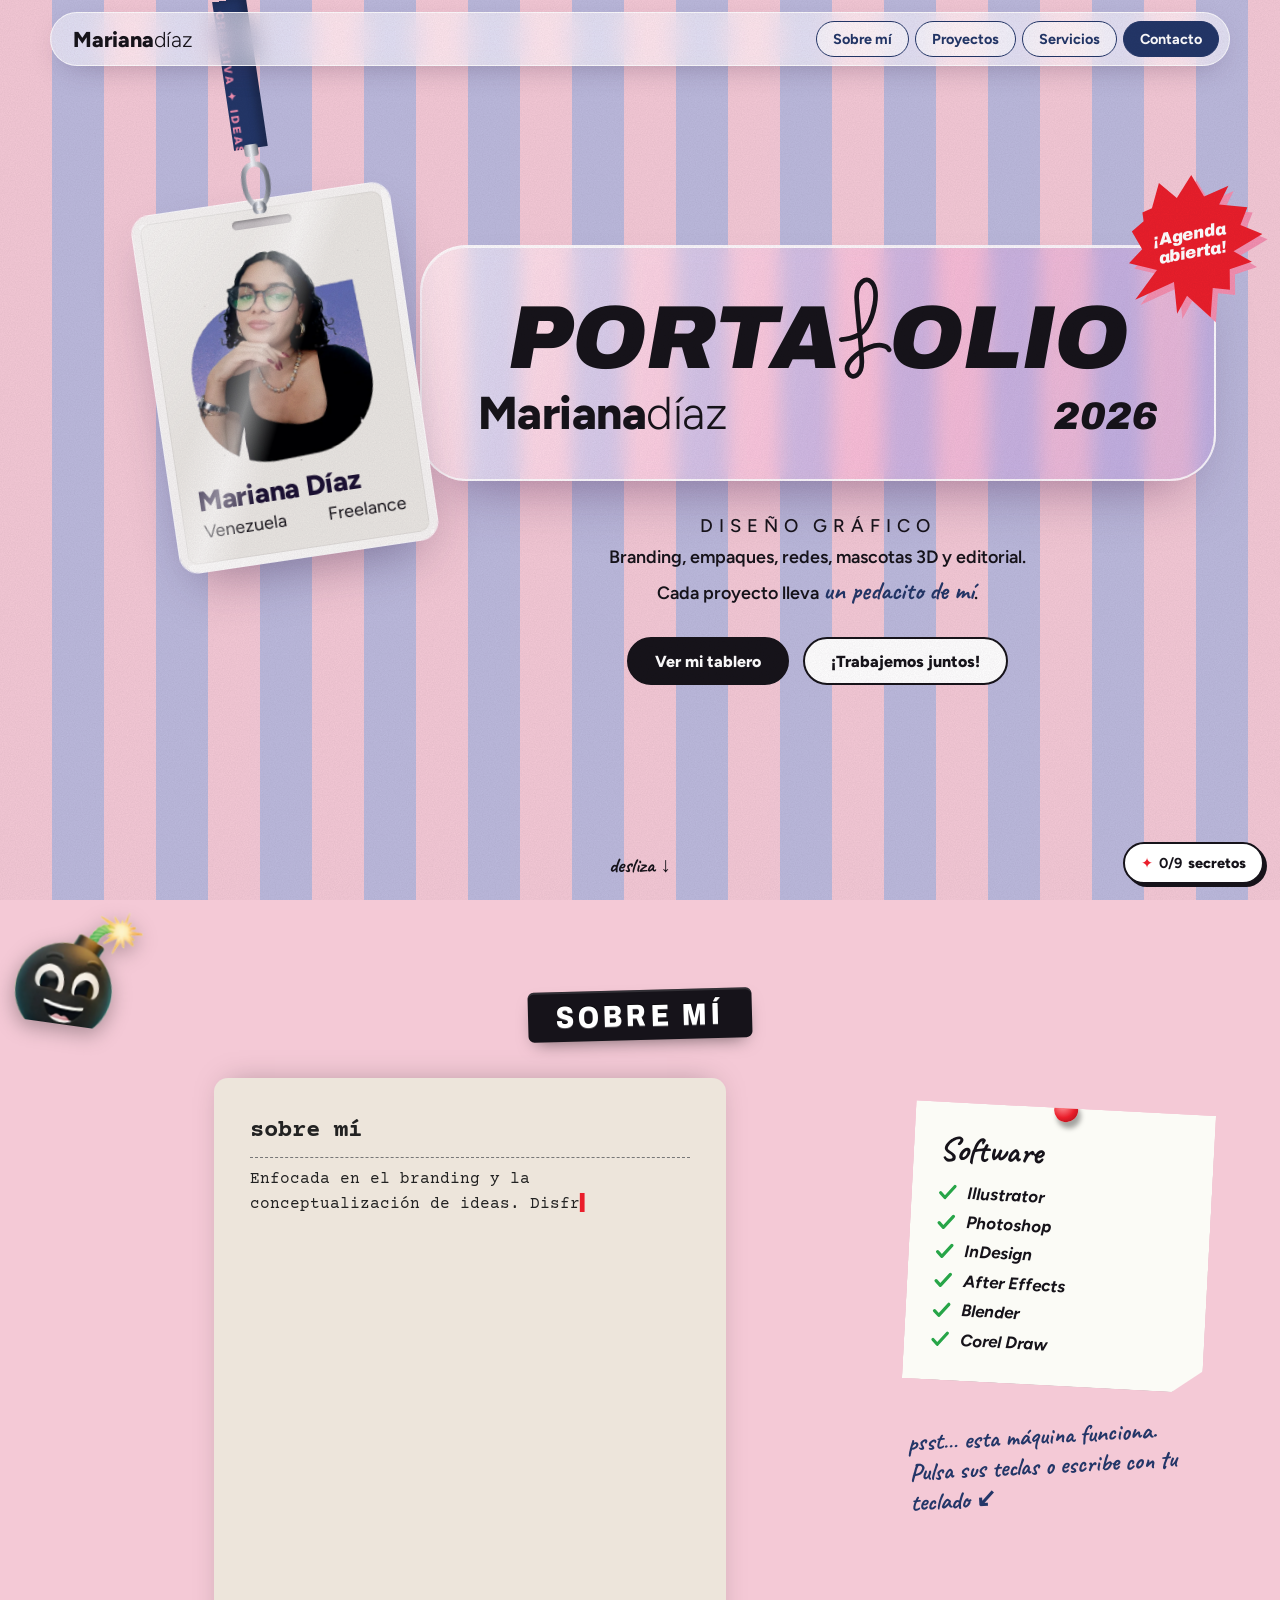
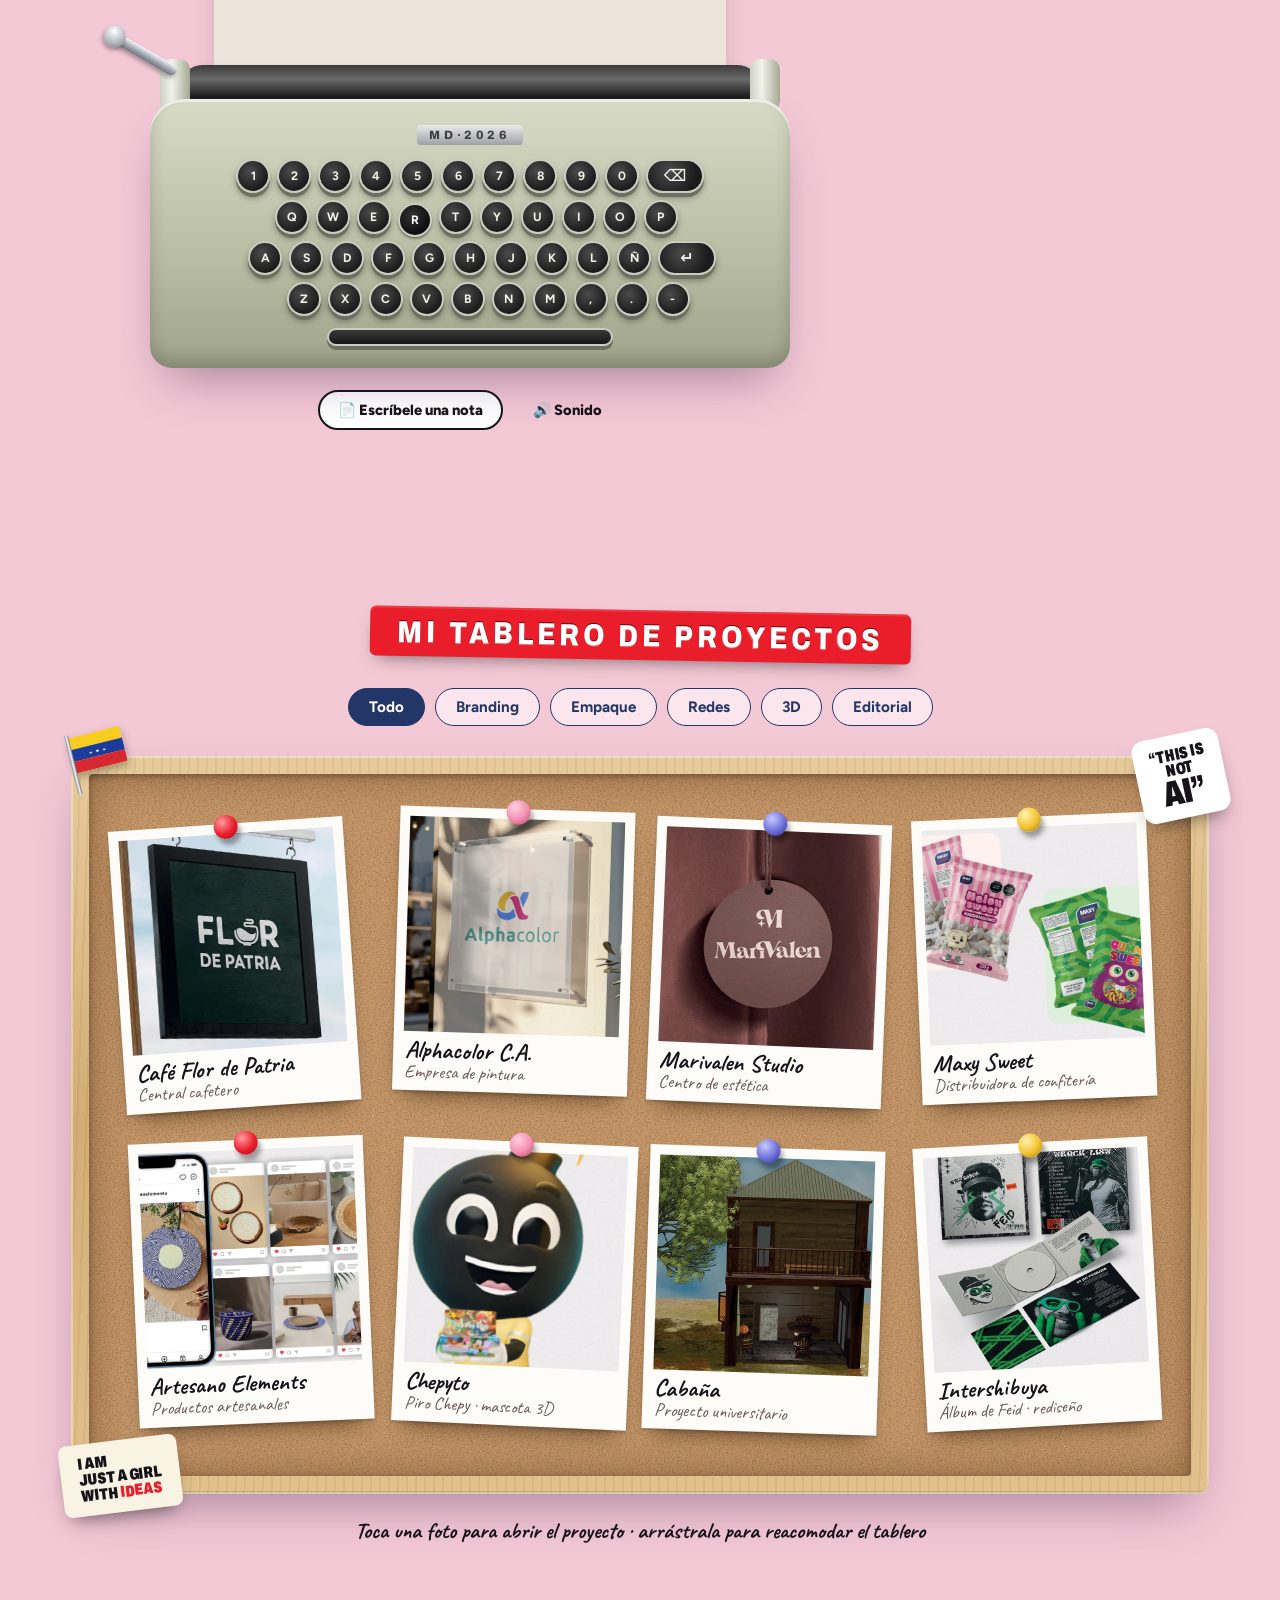
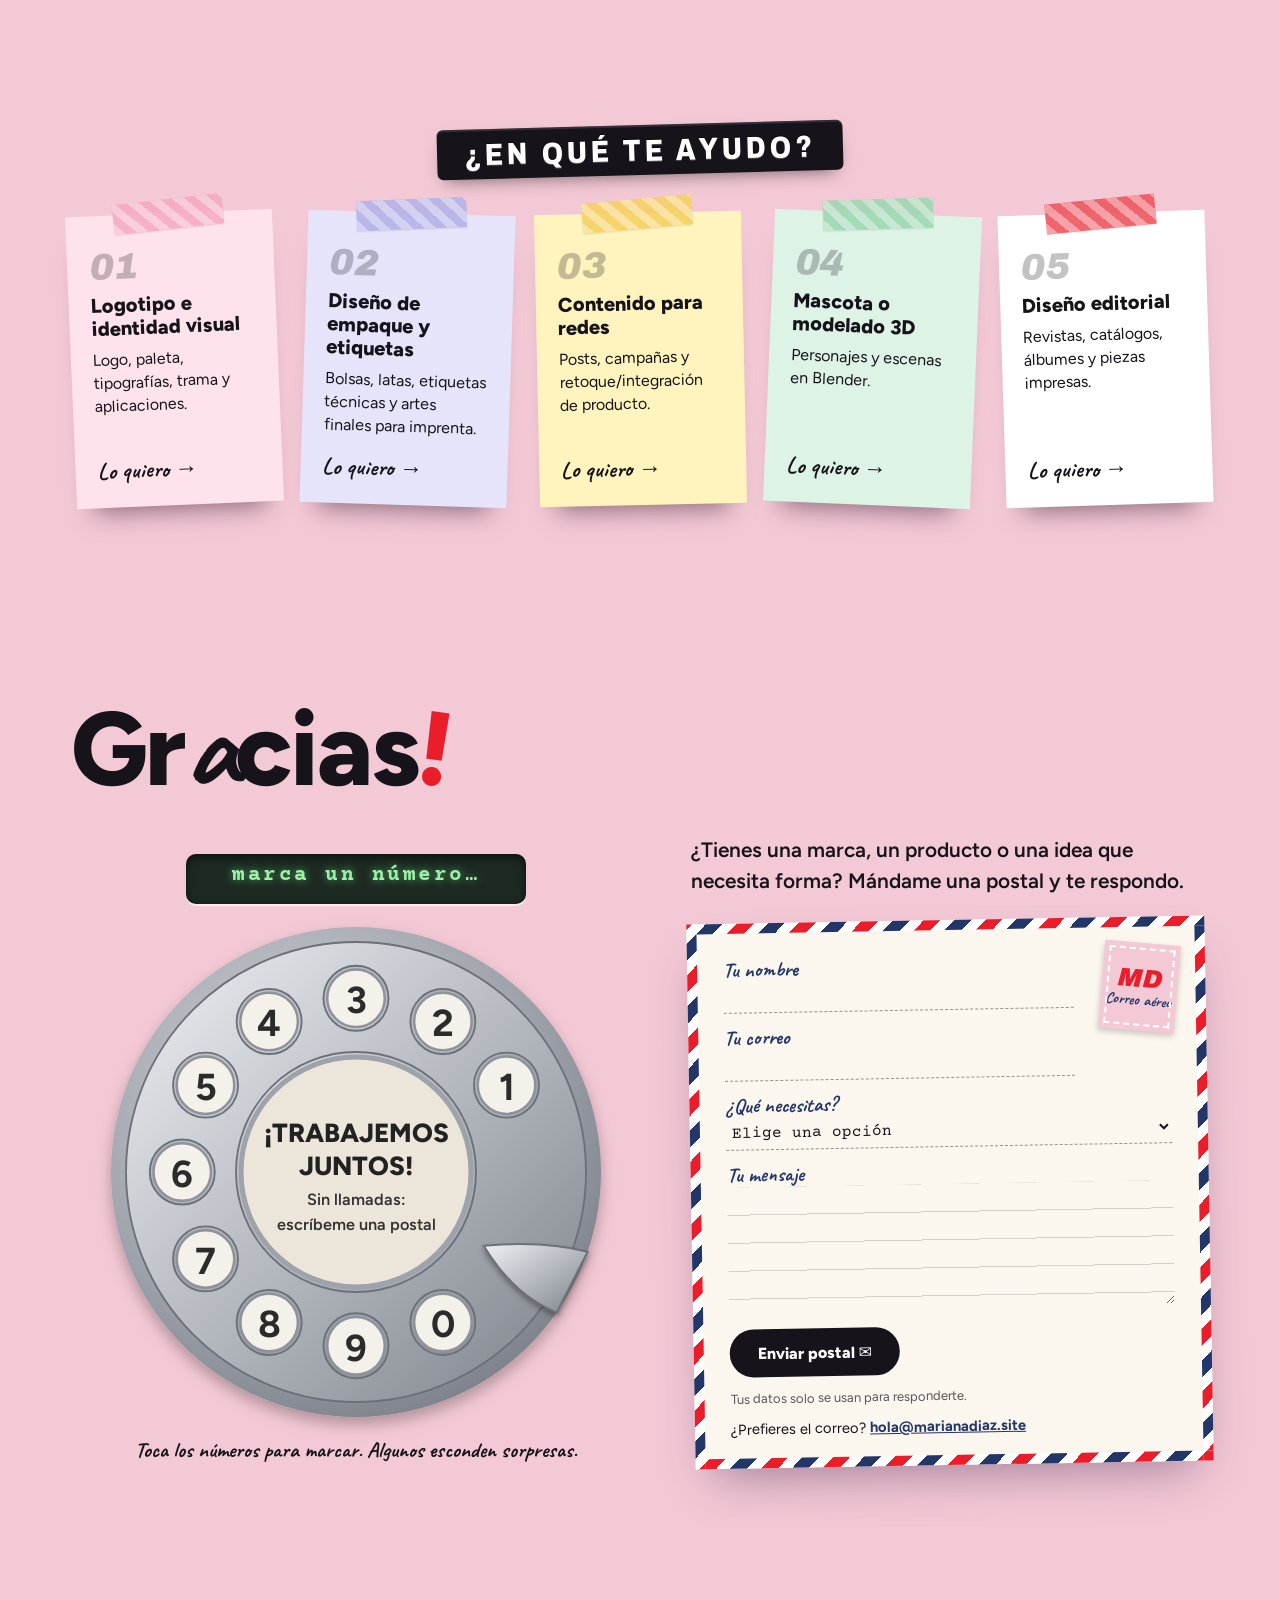
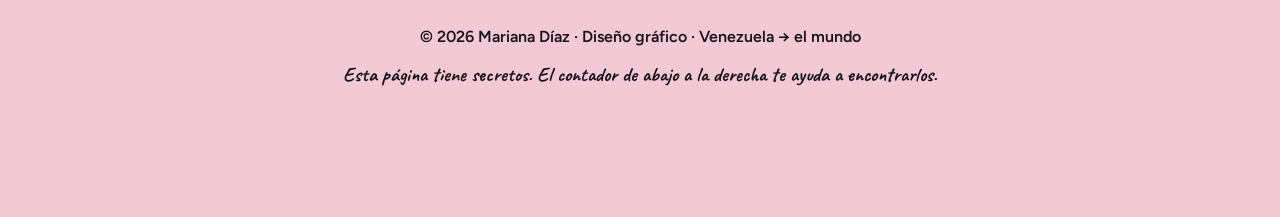
<file: index.html>
<!doctype html>
<html lang="es">
<head>
  <meta charset="utf-8">
  <meta name="viewport" content="width=device-width, initial-scale=1">
  <title>Mariana Díaz · Diseño gráfico</title>
  <meta name="description" content="Mariana Díaz, diseñadora gráfica venezolana y freelance: branding, empaques, redes, mascotas 3D y diseño editorial.">
  <meta property="og:title" content="Mariana Díaz · Diseño gráfico">
  <meta property="og:description" content="Branding, empaques, redes, 3D y editorial. Un pedacito de mí en cada proyecto.">
  <meta property="og:type" content="website">
  <meta property="og:url" content="https://marianadiaz.site/">
  <meta property="og:image" content="https://marianadiaz.site/assets/og/portada.jpg">
  <meta property="og:image:width" content="1200">
  <meta property="og:image:height" content="630">
  <meta property="og:locale" content="es_VE">
  <meta name="twitter:card" content="summary_large_image">
  <link rel="canonical" href="https://marianadiaz.site/">
  <meta name="theme-color" content="#F4C9D6">
  <link rel="icon" href="data:image/svg+xml,%3Csvg xmlns='http://www.w3.org/2000/svg' viewBox='0 0 100 100'%3E%3Cpolygon fill='%23EA1E2B' points='50,2 60,30 88,14 72,42 98,52 70,62 84,90 56,74 46,98 40,70 12,84 28,58 2,46 30,38 16,12 42,26'/%3E%3C/svg%3E">
  <link rel="preconnect" href="https://fonts.googleapis.com">
  <link rel="preconnect" href="https://fonts.gstatic.com" crossorigin>
  <link href="https://fonts.googleapis.com/css2?family=Archivo:ital,wdth,wght@0,62..125,400..900;1,62..125,400..900&family=Caveat:wght@500;700&family=Courier+Prime:wght@400;700&family=Figtree:wght@300..800&display=swap" rel="stylesheet">
  <link rel="stylesheet" href="styles.css?v=11">
</head>
<body>
  <div class="grain" aria-hidden="true"></div>

  <header class="topbar">
    <a class="wordmark" href="#inicio" id="wordmark" aria-label="Mariana Díaz, inicio"><b>Mariana</b>díaz</a>
    <nav class="pills" aria-label="Secciones">
      <a href="#sobre-mi">Sobre mí</a>
      <a href="#tablero">Proyectos</a>
      <a href="#servicios">Servicios</a>
      <a href="#contacto" class="is-cta">Contacto</a>
    </nav>
  </header>

  <main>
    <!-- ============ HERO ============ -->
    <section class="hero" id="inicio">
      <div class="badge-slot">
        <div class="badge-rig" id="badge">
          <div class="strap" aria-hidden="true"><span>CREATIVA ✦ IDEAS ✦ CREATIVA ✦ IDEAS ✦ CREATIVA ✦</span></div>
          <svg class="hook" viewBox="0 0 40 70" aria-hidden="true">
            <defs>
              <linearGradient id="metal" x1="0" x2="1"><stop offset="0" stop-color="#8a8f99"/><stop offset=".45" stop-color="#f4f6fa"/><stop offset="1" stop-color="#6f747d"/></linearGradient>
            </defs>
            <rect x="13" y="0" width="14" height="12" rx="3" fill="url(#metal)"/>
            <path d="M20 12 v8 M20 20 c-10 0 -12 10 -12 18 c0 14 6 24 12 24 c6 0 12 -10 12 -24 c0 -8 -2 -18 -12 -18" fill="none" stroke="url(#metal)" stroke-width="5"/>
            <circle cx="20" cy="64" r="5" fill="none" stroke="url(#metal)" stroke-width="4"/>
          </svg>
          <div class="badge" tabindex="0" role="button" aria-label="Credencial de Mariana Díaz. Haz doble clic para darle la vuelta.">
            <div class="badge-inner">
              <div class="badge-face badge-front">
                <span class="badge-slit" aria-hidden="true"></span>
                <div class="badge-photo"><img src="assets/img/retrato.webp" alt="Mariana Díaz sonriendo, con lentes y la mano bajo el mentón" width="792" height="919"></div>
                <p class="badge-name">Mariana Díaz</p>
                <p class="badge-meta"><span>Venezuela</span><span>Freelance</span></p>
              </div>
              <div class="badge-face badge-back" aria-hidden="true">
                <span class="badge-slit"></span>
                <p class="vip">PASE VIP</p>
                <p class="vip-sub">Acceso total al lugar donde nacen las ideas</p>
                <ul>
                  <li>✦ Backstage creativo</li>
                  <li>✦ 1 café ☕</li>
                  <li>✦ 1 proyecto increíble</li>
                </ul>
                <div class="barcode"></div>
                <p class="vip-foot">Nº 0001 · no transferible</p>
              </div>
            </div>
          </div>
        </div>
      </div>

      <div class="hero-main">
        <div class="glass">
          <p class="big-word" aria-hidden="true">PORTA<svg class="f-loop" viewBox="0 0 130 250" aria-hidden="true"><path pathLength="1" d="M10 148 C 34 146 58 138 70 118 C 86 92 98 40 84 18 C 70 -4 44 14 46 52 C 48 92 56 150 58 196 C 60 232 36 244 26 226 C 14 204 48 178 76 166 C 96 158 116 160 122 172"/></svg>OLIO</p>
          <div class="glass-row">
            <h1><b>Mariana</b>díaz</h1>
            <span class="year">2026</span>
          </div>
          <button class="sticker-burst" type="button" id="agenda" aria-label="Agenda abierta: ir a contacto">
            <svg viewBox="-100 -100 200 200" aria-hidden="true"><polygon class="burst-shadow"/><polygon class="burst"/></svg>
            <span>¡Agenda<br>abierta!</span>
          </button>
        </div>
        <p class="hero-kicker">DISEÑO GRÁFICO</p>
        <p class="hero-sub">Branding, empaques, redes, mascotas 3D y editorial.<br>Cada proyecto lleva <em>un pedacito de mí</em>.</p>
        <div class="hero-cta">
          <a class="btn btn-solid" href="#tablero">Ver mi tablero</a>
          <a class="btn btn-line" href="#contacto">¡Trabajemos juntos!</a>
        </div>
      </div>
      <p class="scroll-hint" aria-hidden="true">desliza ↓</p>
    </section>

    <!-- ============ SOBRE MÍ ============ -->
    <section class="about" id="sobre-mi" aria-labelledby="t-sobre">
      <h2 class="dymo" id="t-sobre">Sobre mí</h2>
      <div class="about-grid">
        <div class="typewriter" id="typewriter">
          <div class="paper-stack" id="paper-stack">
            <article class="paper" id="paper-about" aria-live="off"></article>
            <article class="paper paper-note" id="paper-note" aria-hidden="true">
              <p class="note-body" id="note-body"></p>
            </article>
          </div>
          <!-- Las teclas son botones para el ratón; el texto accesible entra por el textarea de abajo. -->
          <div class="machine" id="machine" aria-hidden="true">
            <div class="carriage">
              <div class="roller"><button type="button" class="lever" data-k="Enter" tabindex="-1" title="Retorno de carro"></button><i></i><i></i></div>
            </div>
            <div class="machine-body">
              <span class="plate">MD·2026</span>
              <div class="keys" id="keys"></div>
              <button type="button" class="spacebar" data-k=" " tabindex="-1"></button>
            </div>
          </div>
          <textarea id="note-input" class="sr-only" aria-label="Escribe una nota para Mariana" maxlength="600"></textarea>
          <div class="note-actions" id="note-actions">
            <button type="button" class="btn btn-line btn-sm" id="note-start">📄 Escríbele una nota</button>
            <div class="note-send" hidden>
              <button type="button" class="btn btn-solid btn-sm" id="note-send">Enviar a Mariana ✉</button>
              <button type="button" class="btn btn-ghost btn-sm" id="note-new">Hoja nueva</button>
              <button type="button" class="btn btn-ghost btn-sm" id="note-cancel">Volver</button>
            </div>
            <button type="button" class="btn btn-ghost btn-sm sound-toggle" id="sound-toggle" aria-pressed="true">🔊 Sonido</button>
          </div>
        </div>

        <aside class="about-side">
          <div class="sticky-note">
            <span class="tack" aria-hidden="true"></span>
            <h3>Software</h3>
            <ul class="checks" id="software"></ul>
          </div>
          <p class="hand-hint">psst… esta máquina funciona.<br>Pulsa sus teclas o escribe con tu teclado ↙</p>
        </aside>
      </div>
    </section>

    <!-- ============ TABLERO ============ -->
    <section class="board-section" id="tablero" aria-labelledby="t-tablero">
      <h2 class="dymo dymo-red" id="t-tablero">Mi tablero de proyectos</h2>
      <div class="pills filters" role="toolbar" aria-label="Filtrar proyectos" id="filters"></div>
      <div class="board-frame">
        <div class="board" id="board">
          <button type="button" class="flag-pin" id="flag" aria-label="Banderita de Venezuela">
            <span class="flag"><i></i><i><b></b></i><i></i></span><span class="flag-stick"></span>
          </button>
          <button type="button" class="sticker sticker-ai" id="sticker-ai" aria-label="Sticker: This is not AI">
            <span>“THIS IS<br>NOT</span><span class="ai">AI”</span>
          </button>
          <button type="button" class="sticker sticker-idea" id="sticker-idea" aria-label="Sticker: I am just a girl with ideas">
            I AM<br>JUST A GIRL<br>WITH <span>IDEAS</span>
          </button>
        </div>
      </div>
      <p class="board-tip">Toca una foto para abrir el proyecto<span class="only-fine"> · arrástrala para reacomodar el tablero</span></p>
    </section>

    <!-- ============ SERVICIOS ============ -->
    <section class="services" id="servicios" aria-labelledby="t-serv">
      <h2 class="dymo" id="t-serv">¿En qué te ayudo?</h2>
      <div class="postits" id="postits"></div>
    </section>

    <!-- ============ CONTACTO ============ -->
    <section class="contact" id="contacto" aria-labelledby="t-contacto">
      <h2 class="contact-title" id="t-contacto">Gr<span>a</span>cias<span class="bang">!</span></h2>
      <div class="contact-grid">
        <div class="dial-wrap">
          <div class="dial-display" aria-live="polite"><span id="dial-digits">marca un número…</span></div>
          <svg class="dial" id="dial" viewBox="0 0 400 400" role="group" aria-label="Teléfono de disco: toca un número para marcarlo">
            <defs>
              <radialGradient id="plate" cx=".4" cy=".35" r=".8">
                <stop offset="0" stop-color="#d9dbe0"/><stop offset=".6" stop-color="#9ea2aa"/><stop offset="1" stop-color="#6c7078"/>
              </radialGradient>
              <linearGradient id="wheel" x1="0" y1="0" x2="1" y2="1">
                <stop offset="0" stop-color="#eef0f3"/><stop offset=".5" stop-color="#b5b9c0"/><stop offset="1" stop-color="#7d828a"/>
              </linearGradient>
              <filter id="soft" x="-20%" y="-20%" width="140%" height="140%"><feDropShadow dx="0" dy="6" stdDeviation="6" flood-opacity=".28"/></filter>
            </defs>
            <circle cx="200" cy="200" r="196" fill="url(#plate)" filter="url(#soft)"/>
            <g id="dial-numbers"></g>
            <g id="dial-wheel"><path id="wheel-path" fill="url(#wheel)" fill-rule="evenodd" stroke="#6c7078" stroke-width="1.5"/></g>
            <g class="dial-center">
              <circle cx="200" cy="200" r="92" fill="#ECE6DA" stroke="#9ea2aa" stroke-width="4"/>
              <text x="200" y="176" class="dc-title">¡TRABAJEMOS</text>
              <text x="200" y="202" class="dc-title">JUNTOS!</text>
              <text x="200" y="226" class="dc-line">Sin llamadas:</text>
              <text x="200" y="246" class="dc-line">escríbeme una postal</text>
            </g>
            <path class="finger-stop" d="M 336 262 q 22 10 34 30 q 4 8 -4 10 q -20 -10 -38 -28 z"/>
          </svg>
          <p class="dial-hint">Toca los números para marcar. Algunos esconden sorpresas.</p>
        </div>
        <div class="contact-links">
          <p class="contact-lead">¿Tienes una marca, un producto o una idea que necesita forma? Mándame una postal y te respondo.</p>
          <!-- Formulario de contacto: lo envía Web3Forms (la clave está en assets/data.js) -->
          <form class="postcard" id="contact-form">
            <span class="stamp" aria-hidden="true"><b>MD</b><small>Correo aéreo</small></span>
            <label class="pc-field"><span>Tu nombre</span><input name="name" required maxlength="80" autocomplete="name"></label>
            <label class="pc-field"><span>Tu correo</span><input name="email" type="email" required maxlength="120" autocomplete="email"></label>
            <label class="pc-field"><span>¿Qué necesitas?</span><select name="servicio"><option value="">Elige una opción</option></select></label>
            <label class="pc-field"><span>Tu mensaje</span><textarea name="message" rows="4" required maxlength="2000"></textarea></label>
            <input type="checkbox" name="botcheck" class="hp" tabindex="-1" autocomplete="off" aria-hidden="true">
            <div class="pc-foot">
              <button type="submit" class="btn btn-solid">Enviar postal ✉</button>
              <p class="form-status" data-status role="status" aria-live="polite"></p>
            </div>
            <p class="pc-note">Tus datos solo se usan para responderte.</p>
            <p class="form-alt" data-email-alt hidden></p>
          </form>
          <a class="clink" id="c-be" href="#" target="_blank" rel="noopener"><span class="clink-k">Behance</span><span class="clink-v">Mariana Díaz</span></a>
        </div>
      </div>
    </section>
  </main>

  <footer class="foot">
    <p>© 2026 Mariana Díaz · Diseño gráfico · Venezuela → el mundo</p>
    <p class="foot-small">Esta página tiene secretos. El contador de abajo a la derecha te ayuda a encontrarlos.</p>
  </footer>

  <!-- Chepyto se asoma… -->
  <button type="button" class="chepyto" id="chepyto" aria-label="Chepyto, la mascota 3D, se asoma. Tócalo si te atreves.">
    <img src="assets/img/chepyto-cabeza.webp" alt="" width="520" height="520">
    <span class="spark" aria-hidden="true"></span>
  </button>
  <div class="boom-layer" id="boom" aria-hidden="true"></div>

  <dialog class="folder" id="folder" aria-labelledby="f-title">
    <div class="folder-inner" id="folder-inner"></div>
  </dialog>

  <script src="assets/data.js?v=12"></script>
  <script src="assets/kit.js?v=11"></script>
  <script src="app.js?v=11"></script>
</body>
</html>
</file>
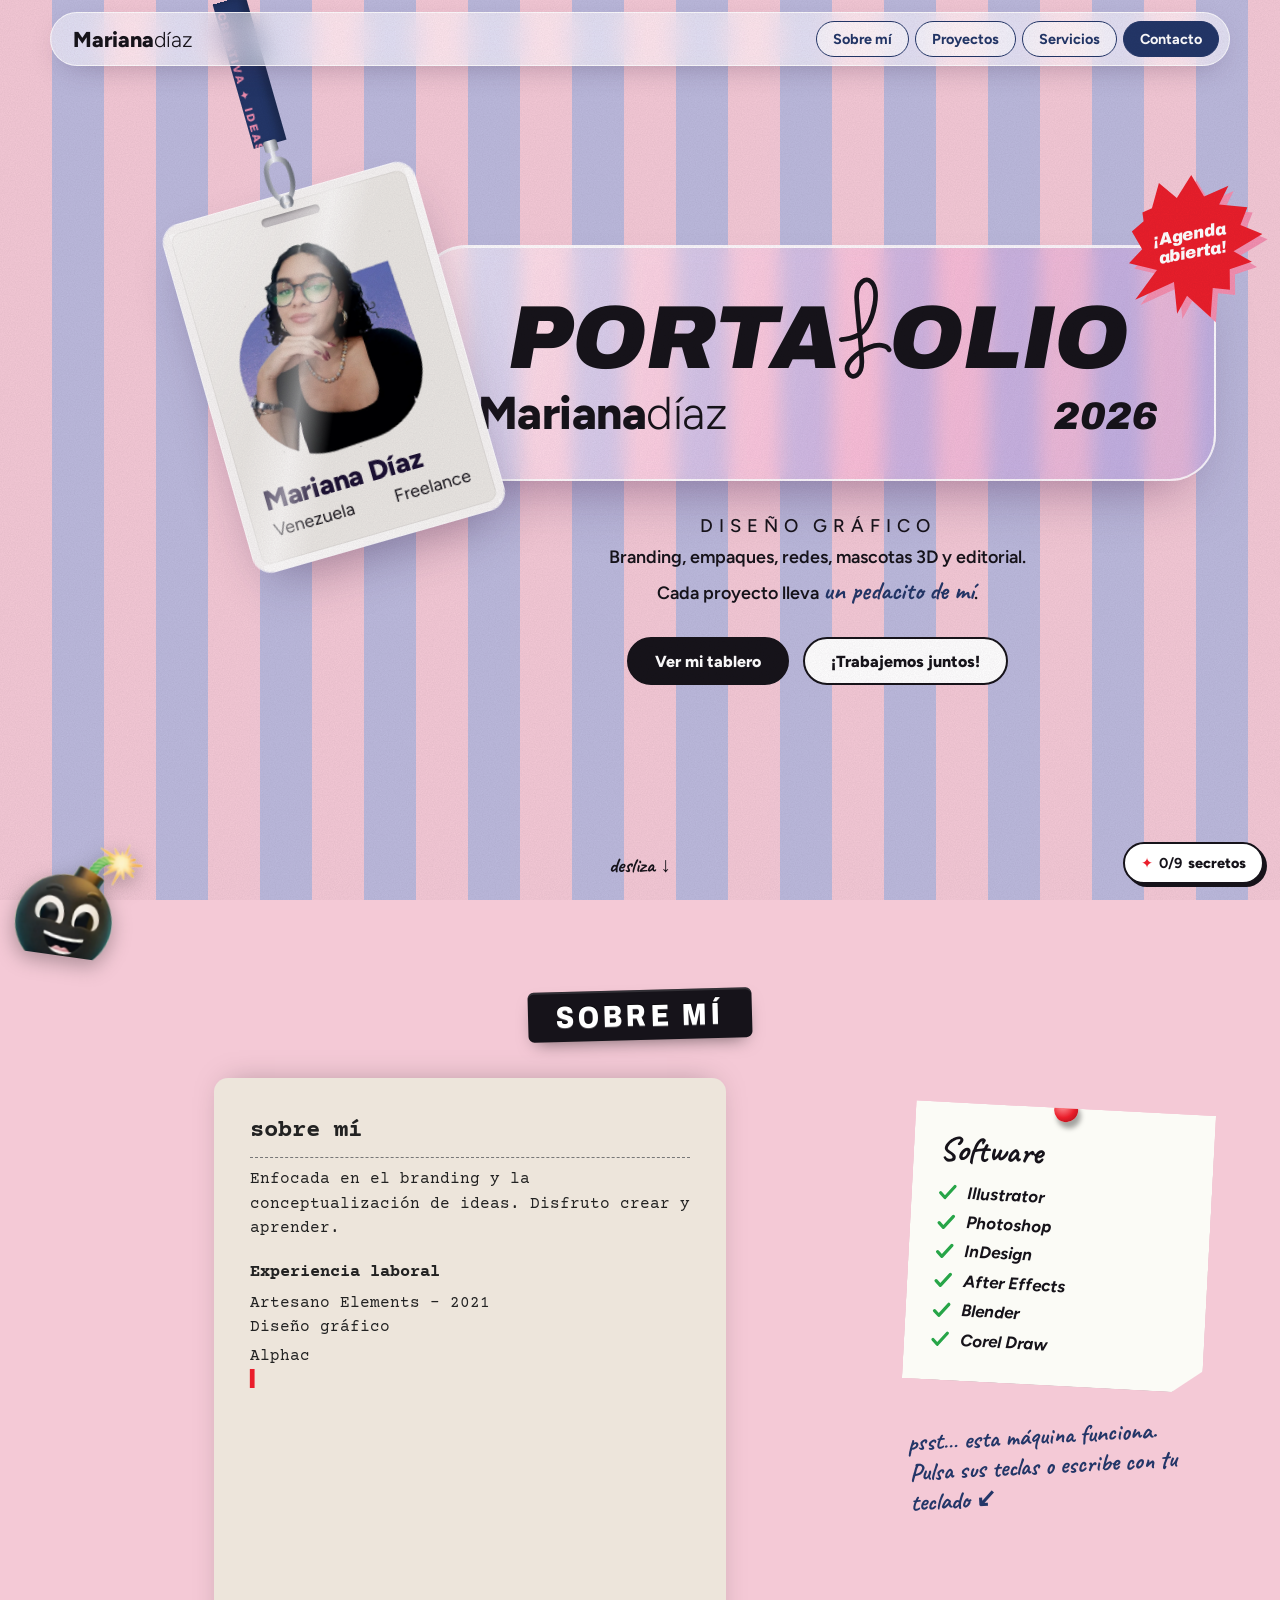
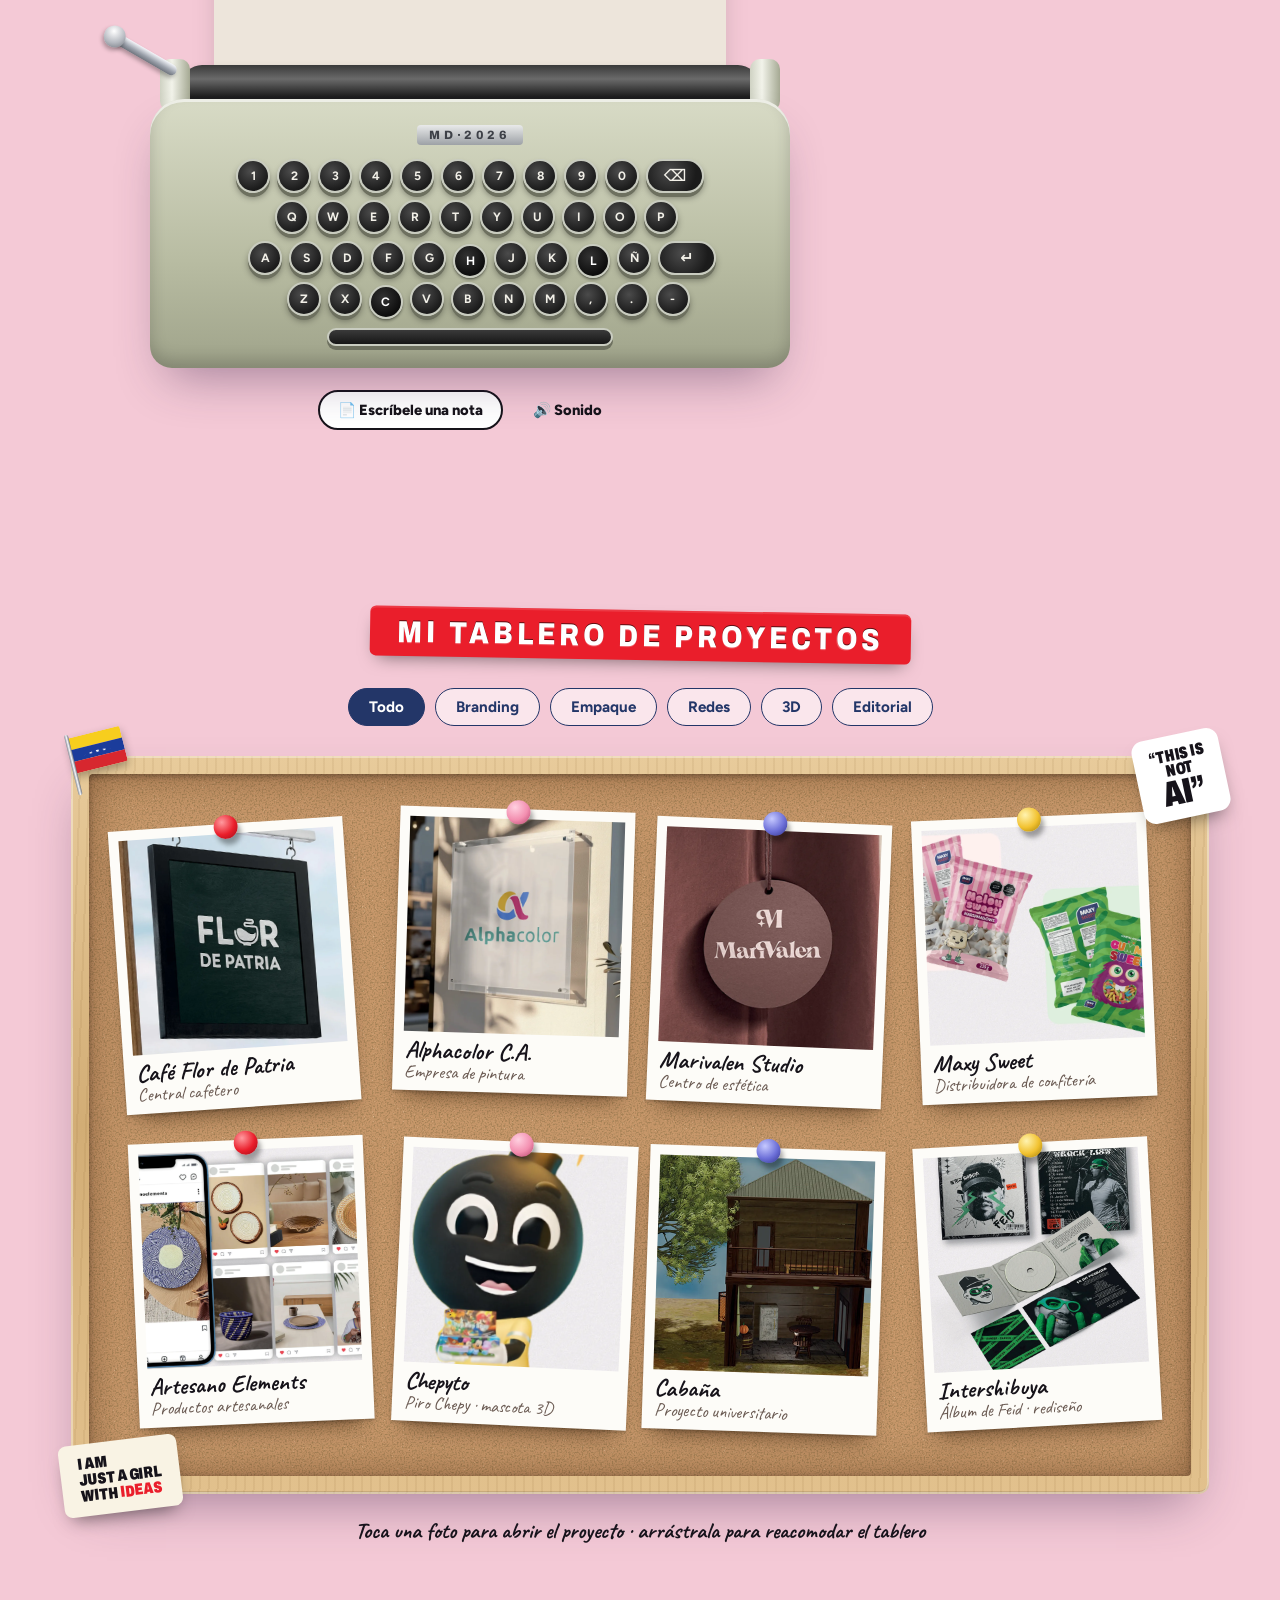
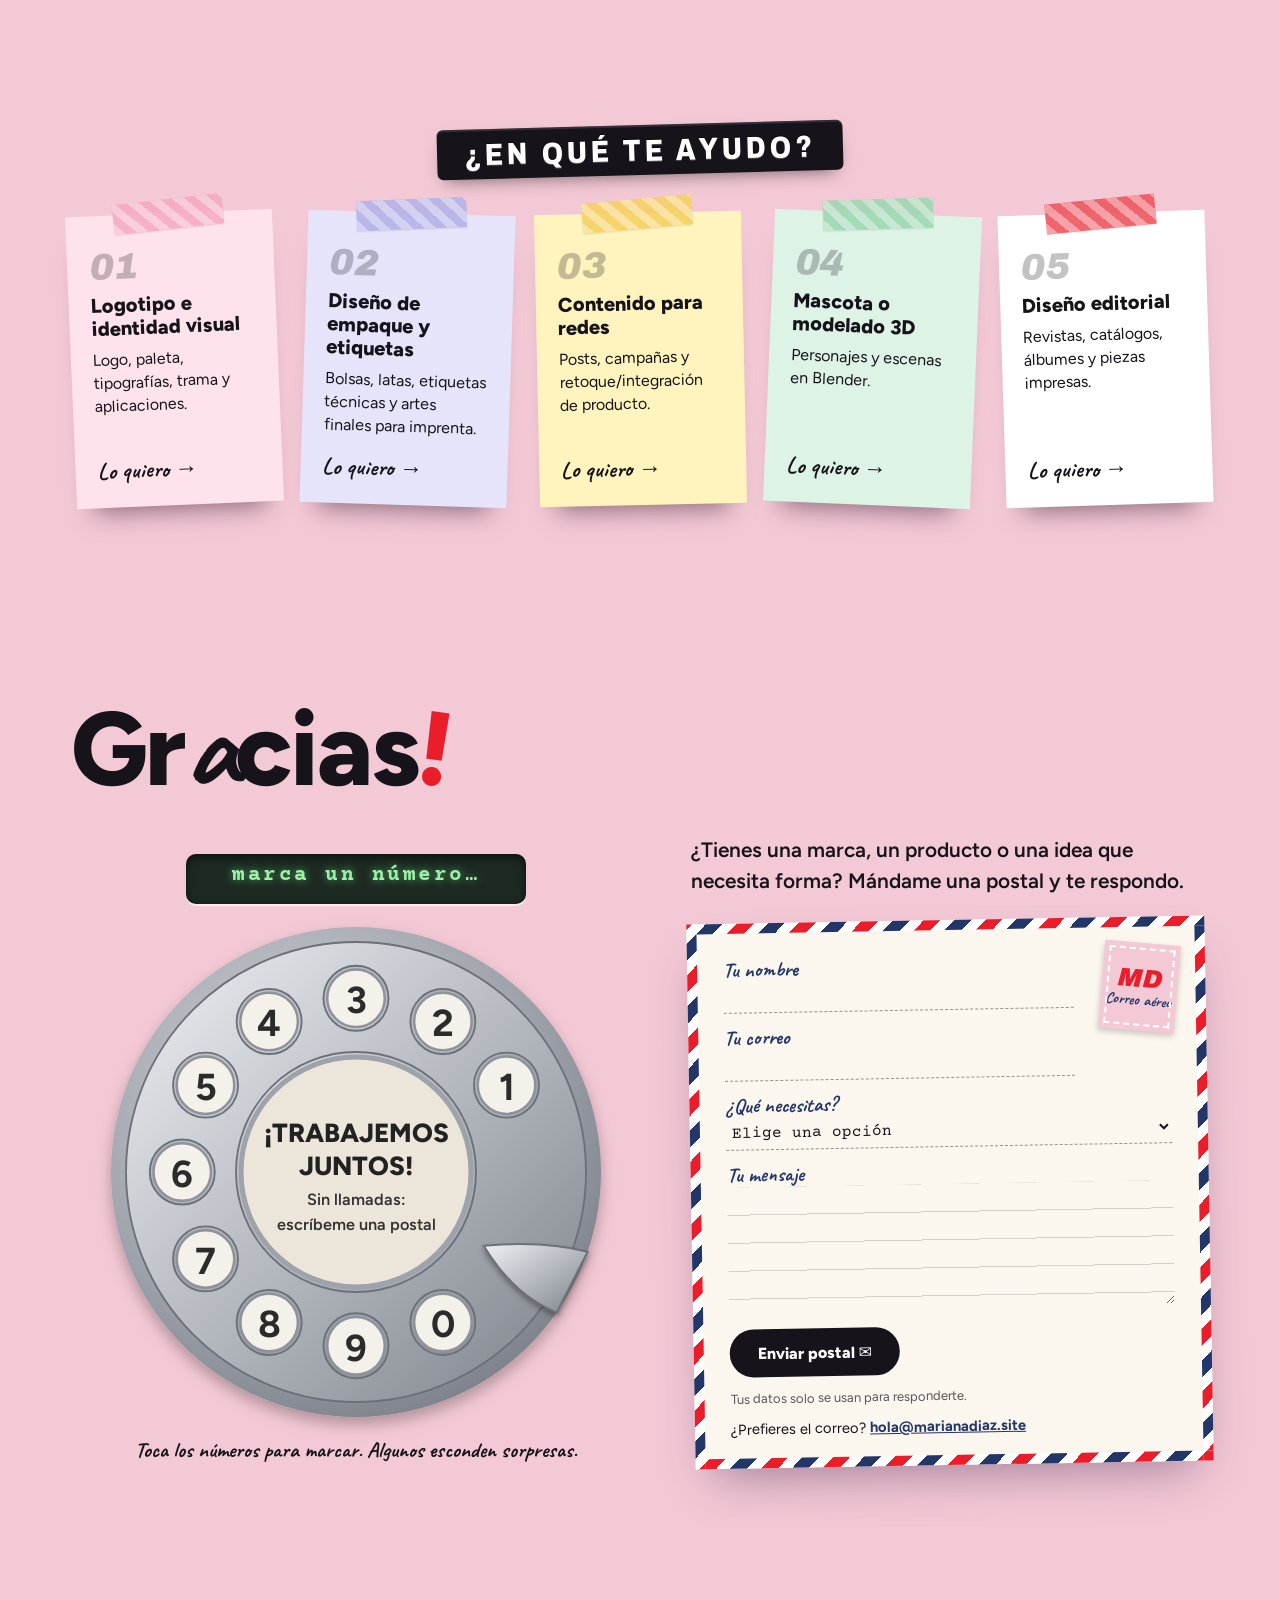
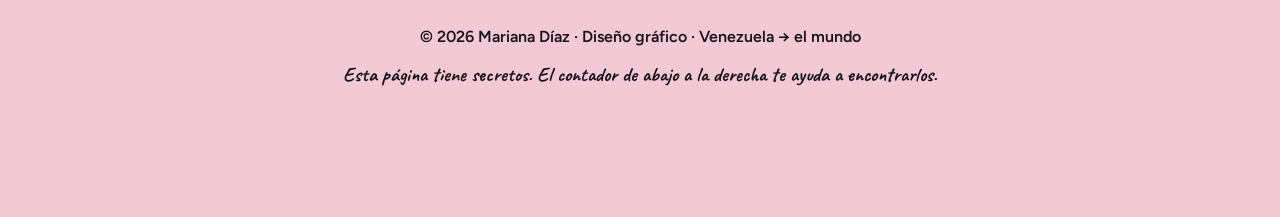
<file: contact/index.html>
<!doctype html>
<html lang="es">
<head>
  <meta charset="utf-8">
  <!-- marianadiaz.site/contact lleva al formulario de contacto de la portada. -->
  <title>Contacto · Mariana Díaz</title>
  <meta name="robots" content="noindex">
  <link rel="canonical" href="https://marianadiaz.site/#contacto">
  <meta http-equiv="refresh" content="0; url=/#contacto">
  <script>location.replace("/#contacto");</script>
</head>
<body>
  <p>El formulario de contacto está en <a href="/#contacto">marianadiaz.site</a>.</p>
</body>
</html>
</file>
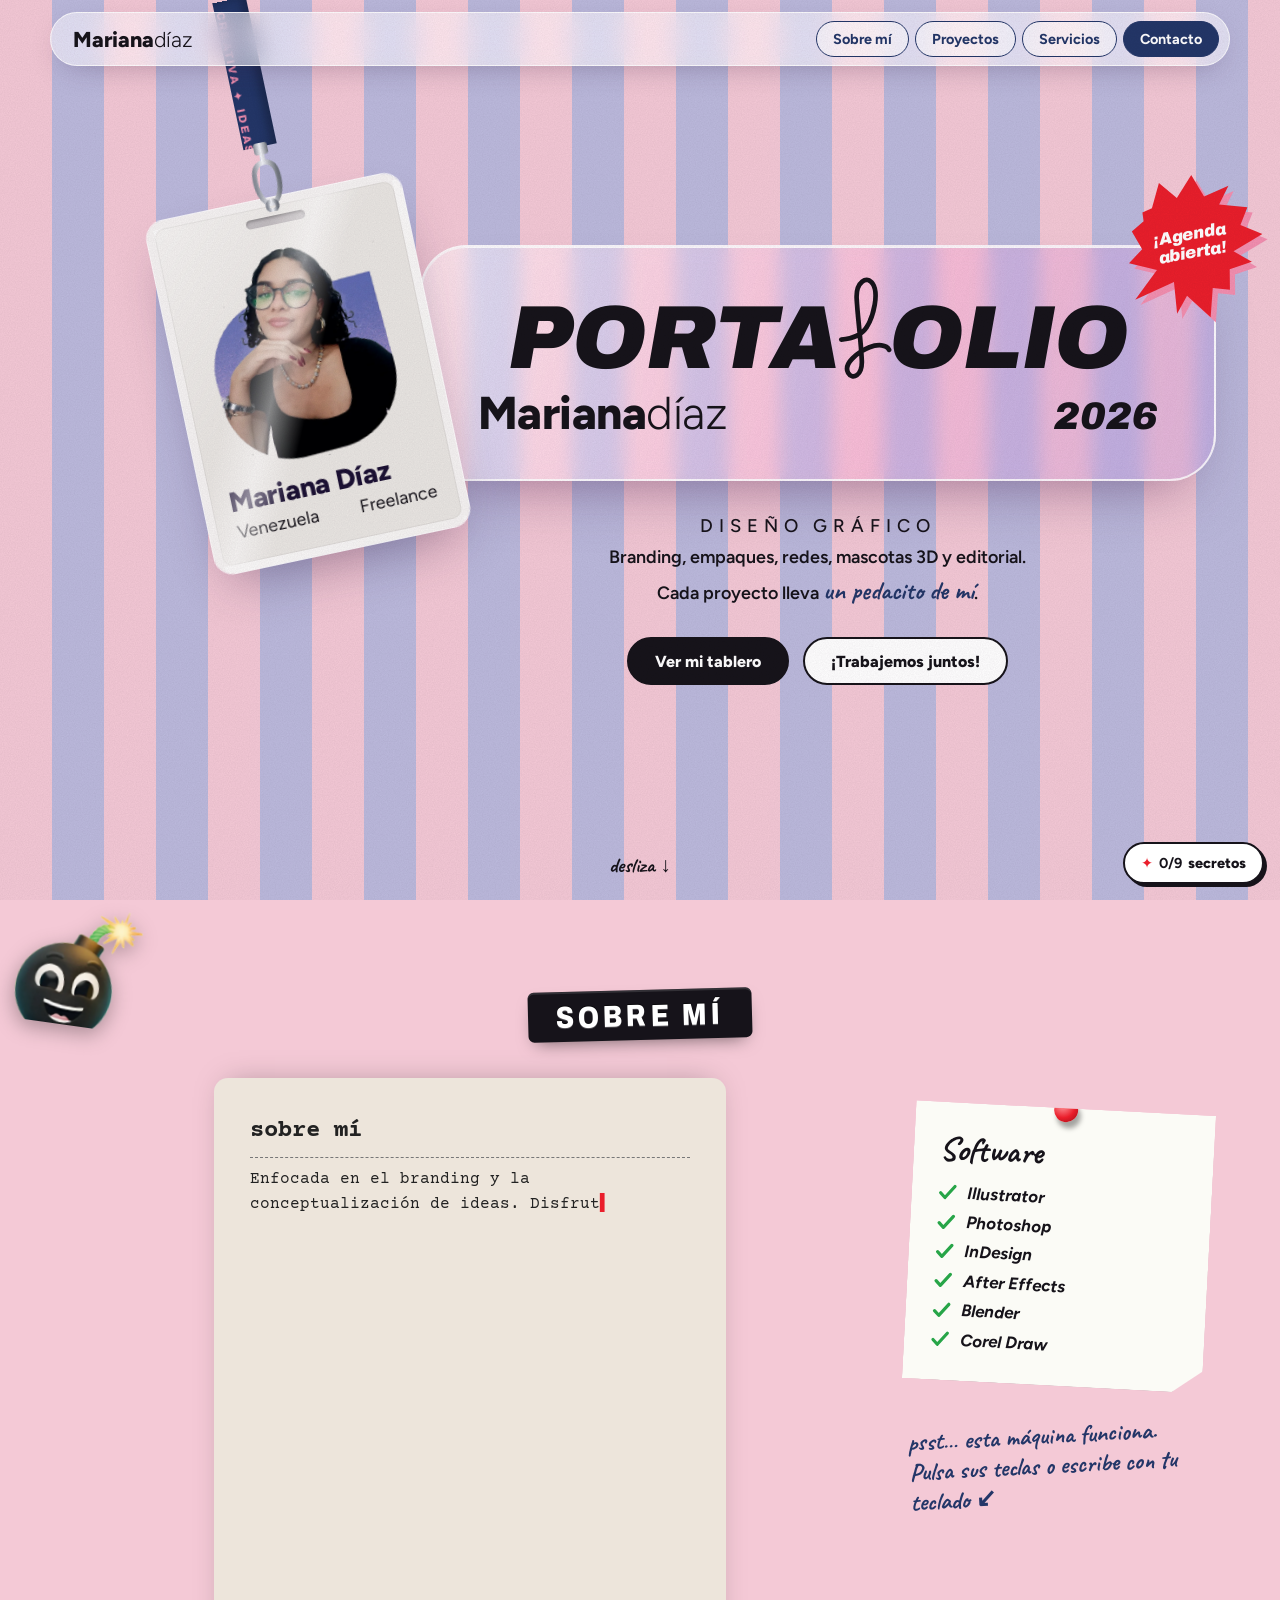
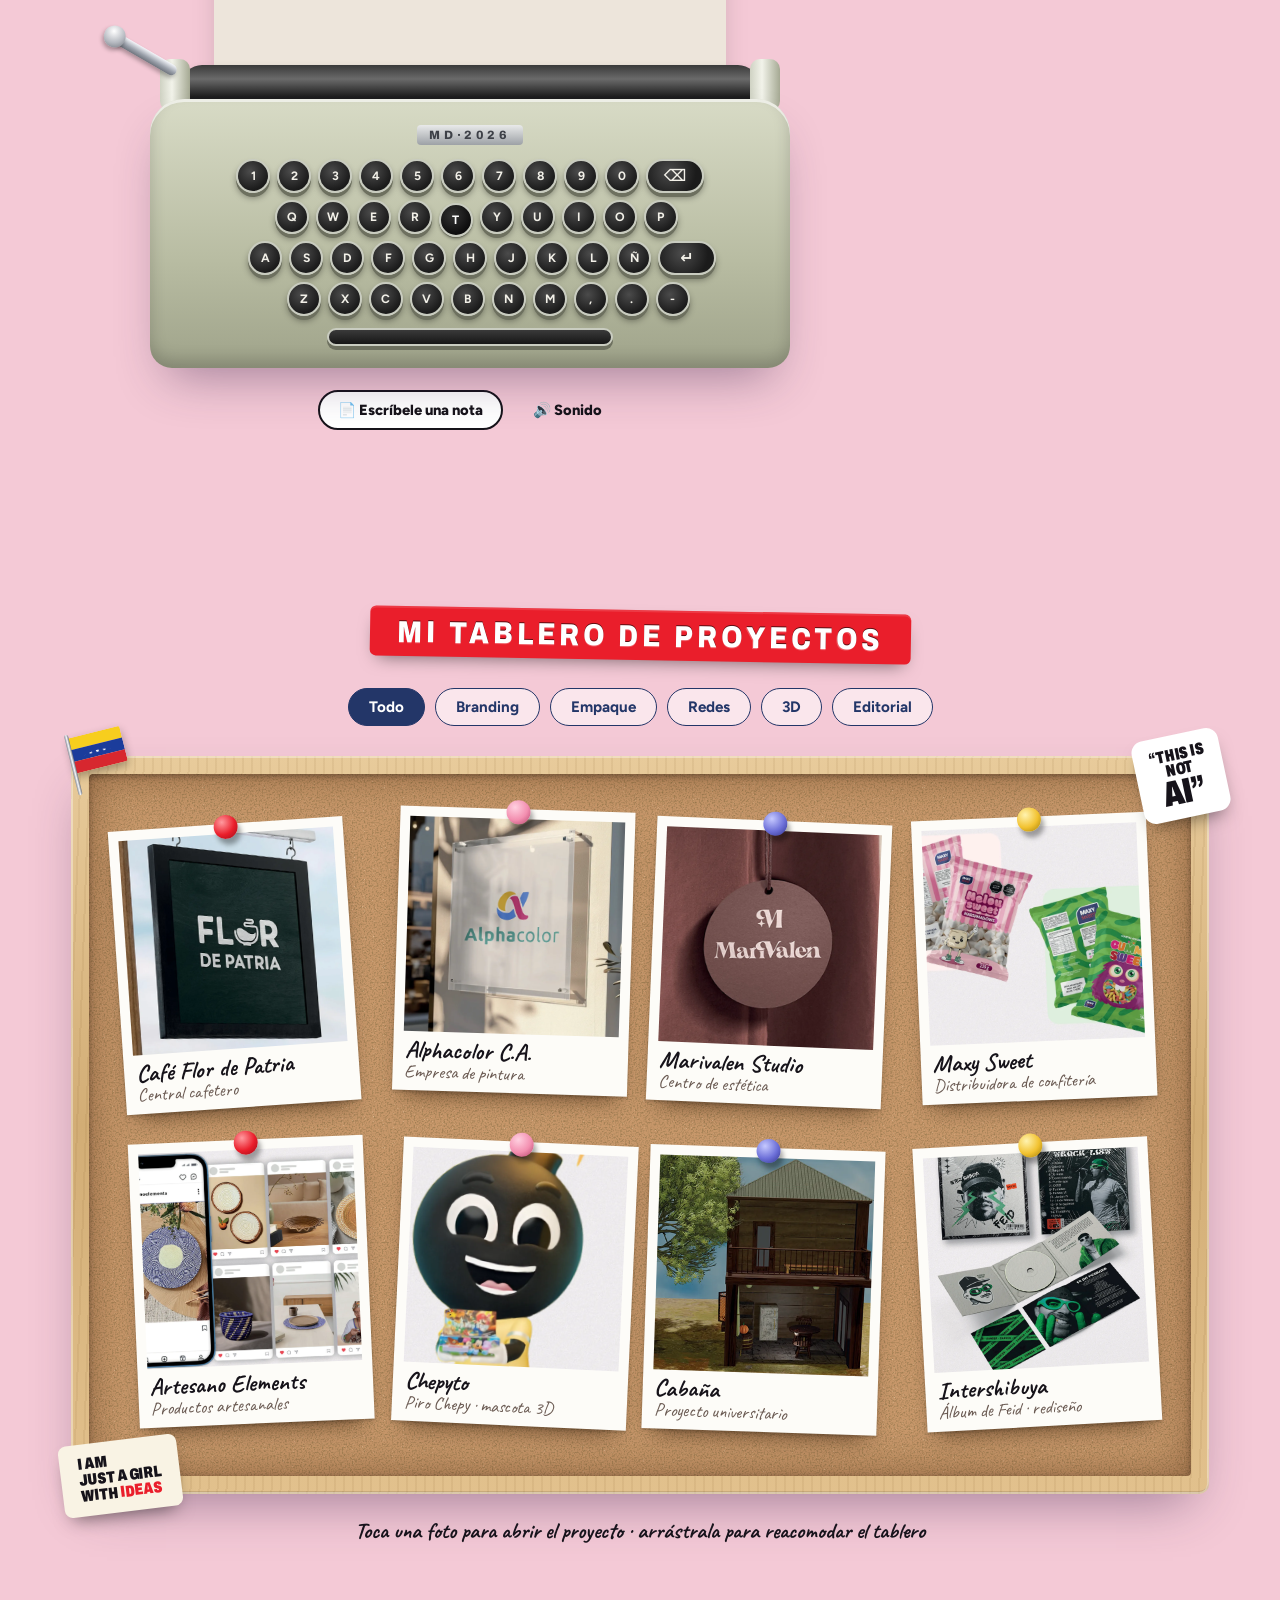
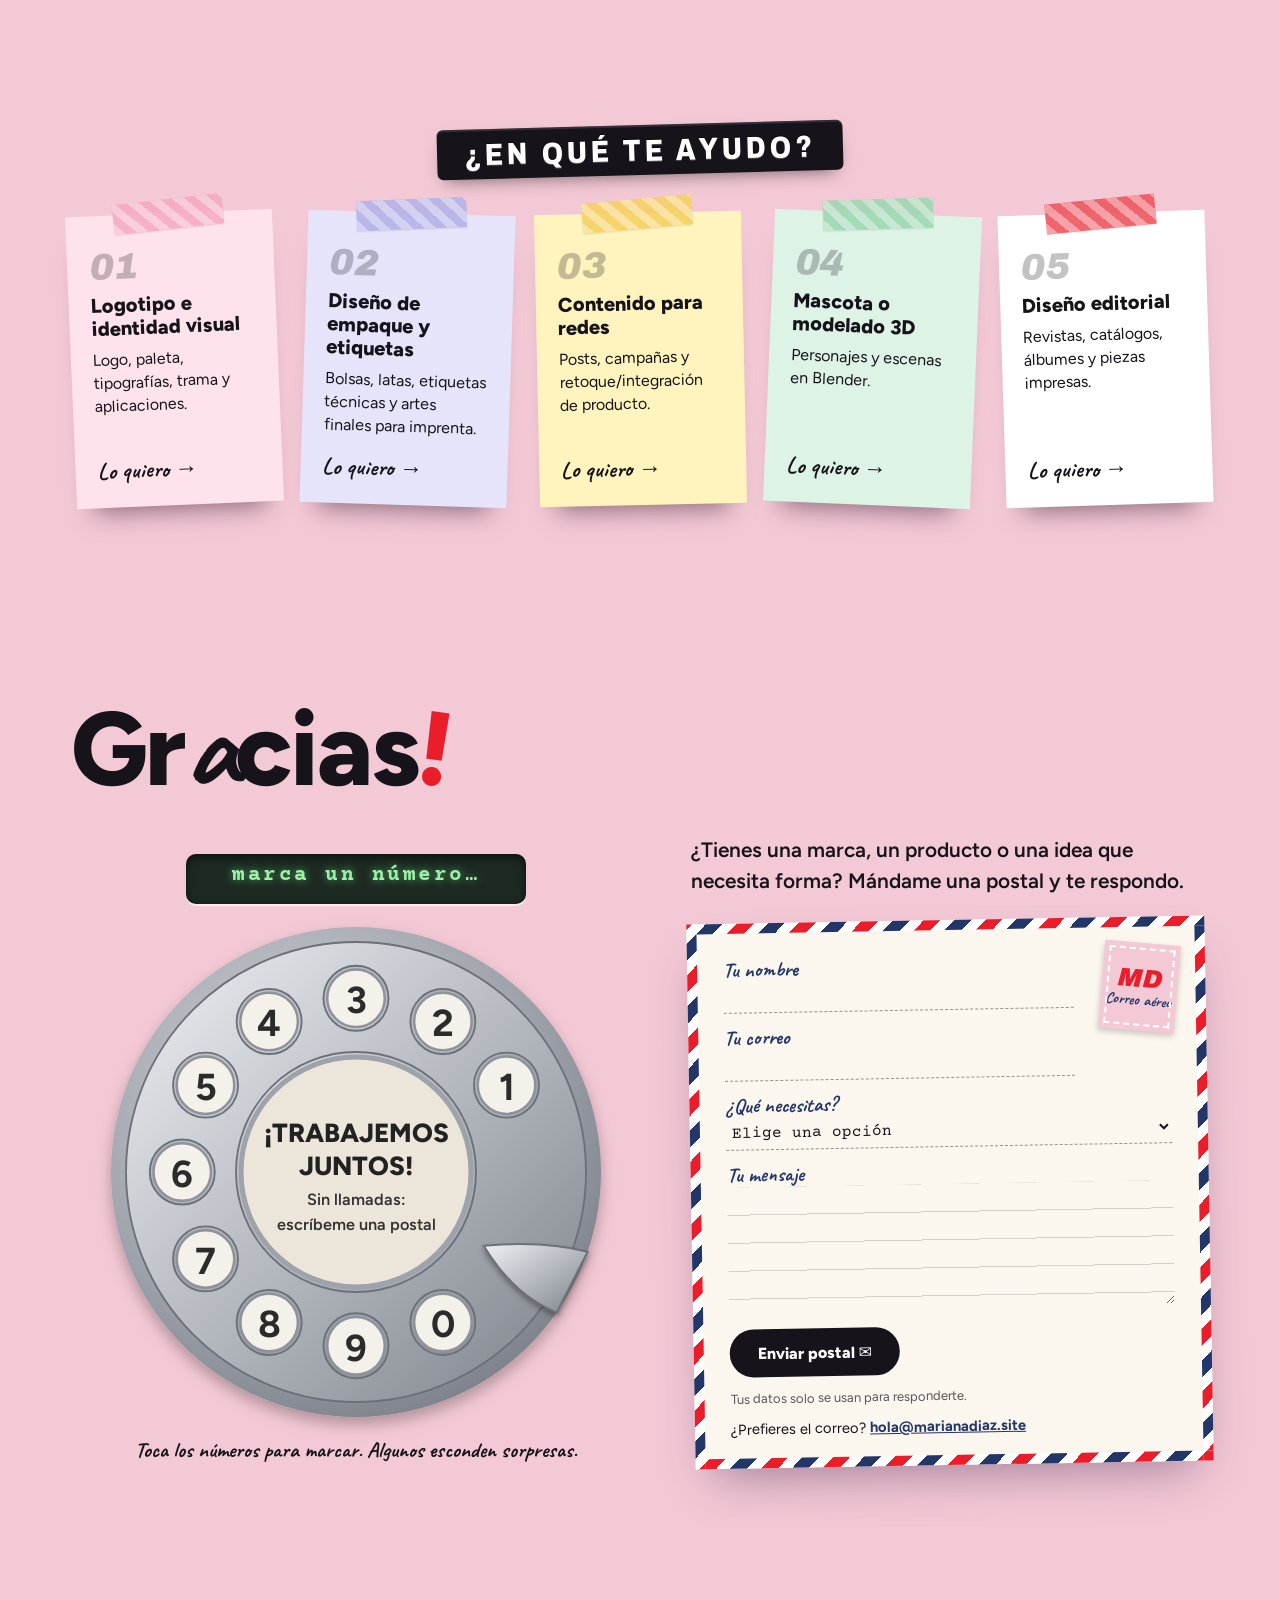
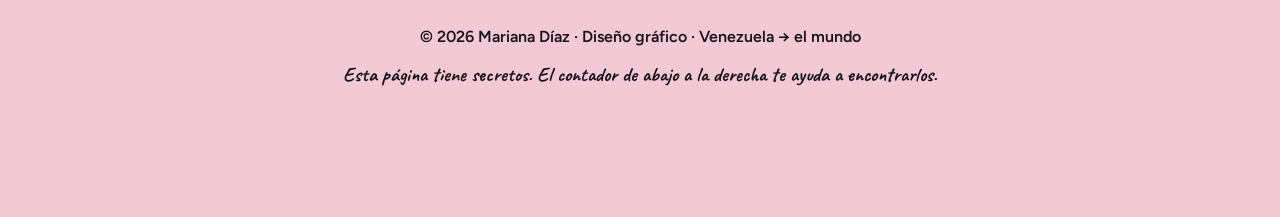
<file: propuesta-1-pedacito/index.html>
<!doctype html>
<html lang="es">
<head>
  <meta charset="utf-8">
  <!-- Dirección antigua de las propuestas: la web definitiva está en la raíz. -->
  <title>Mariana Díaz · Diseño gráfico</title>
  <meta name="robots" content="noindex">
  <link rel="canonical" href="https://marianadiaz.site/">
  <meta http-equiv="refresh" content="0; url=/">
  <script>location.replace("/" + location.hash);</script>
</head>
<body>
  <p>La web se ha mudado a <a href="/">marianadiaz.site</a>.</p>
</body>
</html>
</file>
<file: styles.css>
/* =========================================================
   Propuesta 1 · "Un pedacito de mí"
   El universo del portafolio de Mariana llevado a la web:
   rayas rosa/lavanda, papel, collage y objetos retro.
   ========================================================= */
:root {
  color-scheme: light;
  --pink: #F4C9D6;
  --lav: #BCBADD;
  --red: #EA1E2B;
  --rose: #F38FB0;
  --navy: #233668;
  --ink: #16131A;
  --paper: #EDE5DB;
  --slide: #EBE7E9;
  --purple: #6C5FC7;
  --stripe: 52px;
  --font-display: "Archivo", "Arial Black", sans-serif;
  --font-body: "Figtree", system-ui, sans-serif;
  --font-type: "Courier Prime", "Courier New", monospace;
  --font-hand: "Caveat", "Segoe Print", cursive;
  --shadow-lg: 0 24px 50px -18px rgba(54, 30, 70, .45);
}

* { box-sizing: border-box; }
[hidden] { display: none !important; }
html { scroll-behavior: smooth; scroll-padding-top: 84px; }
body {
  margin: 0;
  font-family: var(--font-body);
  color: var(--ink);
  background-color: var(--pink);
  background-image: repeating-linear-gradient(90deg, var(--pink) 0 var(--stripe), var(--lav) var(--stripe) calc(var(--stripe) * 2));
  background-attachment: fixed;
  overflow-x: hidden;
  -webkit-font-smoothing: antialiased;
  transition: background-color .8s;
}
img { max-width: 100%; height: auto; display: block; }
a { color: inherit; }
button { font: inherit; color: inherit; }
.sr-only { position: absolute !important; width: 1px; height: 1px; padding: 0; margin: -1px; overflow: hidden; clip: rect(0 0 0 0); white-space: nowrap; border: 0; }

/* Grano de papel sobre toda la página */
.grain {
  position: fixed; inset: 0; z-index: 60; pointer-events: none; opacity: .22; mix-blend-mode: multiply;
  background-image: url("data:image/svg+xml,%3Csvg xmlns='http://www.w3.org/2000/svg' width='220' height='220'%3E%3Cfilter id='n'%3E%3CfeTurbulence type='fractalNoise' baseFrequency='.85' numOctaves='3' stitchTiles='stitch'/%3E%3CfeColorMatrix values='0 0 0 0 .32 0 0 0 0 .26 0 0 0 0 .32 0 0 0 .7 0'/%3E%3C/filter%3E%3Crect width='100%25' height='100%25' filter='url(%23n)'/%3E%3C/svg%3E");
}

/* ---------- Botones y pastillas ---------- */
.pills { display: flex; gap: 10px; flex-wrap: wrap; }
.pills a, .pills button {
  display: inline-flex; align-items: center; justify-content: center;
  min-height: 38px; padding: 0 20px; border-radius: 999px;
  border: 1.5px solid var(--navy); color: var(--navy); background: rgba(255,255,255,.55);
  font-weight: 700; font-size: .95rem; text-decoration: none; cursor: pointer;
  transition: background .2s, color .2s, transform .2s;
}
.pills a:hover, .pills button:hover { transform: translateY(-2px); }
.pills .is-cta, .pills .is-active { background: var(--navy); color: #fff; }

.btn {
  display: inline-flex; align-items: center; gap: .5em; min-height: 48px; padding: 0 26px;
  border-radius: 999px; font-weight: 800; text-decoration: none; cursor: pointer; border: 2px solid var(--ink);
  transition: transform .2s, box-shadow .2s, background .2s;
}
.btn:hover { transform: translate(-2px, -2px); box-shadow: 4px 4px 0 var(--ink); }
.btn-solid { background: var(--ink); color: #fff; }
.btn-solid:hover { box-shadow: 4px 4px 0 var(--red); }
.btn-line { background: #fff; }
.btn-ghost { background: transparent; border-color: transparent; }
.btn-sm { min-height: 40px; padding: 0 18px; font-size: .92rem; }

/* ---------- Barra superior ---------- */
.topbar {
  position: fixed; top: 12px; left: 50%; transform: translateX(-50%); z-index: 40;
  width: min(1180px, calc(100% - 24px));
  display: flex; align-items: center; justify-content: space-between; gap: 16px;
  padding: 8px 10px 8px 22px; border-radius: 999px;
  background: rgba(255,255,255,.55); backdrop-filter: blur(14px) saturate(1.3); -webkit-backdrop-filter: blur(14px) saturate(1.3);
  border: 1.5px solid rgba(255,255,255,.85); box-shadow: 0 10px 30px -12px rgba(54,30,70,.35);
}
.wordmark { font-size: 1.35rem; text-decoration: none; letter-spacing: -.01em; font-weight: 300; user-select: none; }
.wordmark b { font-weight: 800; }
.topbar .pills { gap: 6px; flex-wrap: nowrap; }
.topbar .pills a { min-height: 36px; padding: 0 16px; font-size: .9rem; }

/* ---------- HERO ---------- */
.hero {
  position: relative; min-height: max(720px, 100svh);
  display: grid; grid-template-columns: minmax(250px, 330px) 1fr; align-items: center; gap: 2vw;
  padding: 110px max(24px, 5vw) 80px;
  max-width: 1360px; margin: 0 auto;
}
.badge-slot { position: relative; align-self: start; height: 560px; margin-top: -110px; }
.badge-rig {
  position: absolute; left: 50%; top: 0; width: 260px; margin-left: -130px;
  transform-origin: 50% 0; will-change: transform; z-index: 3;
}
.strap {
  width: 34px; height: 150px; margin: 0 auto; overflow: hidden;
  background: var(--navy); color: var(--rose);
  box-shadow: inset -6px 0 8px rgba(0,0,0,.25);
  font: 800 11px/1 var(--font-display); letter-spacing: .2em;
}
.strap span { display: block; writing-mode: vertical-rl; padding-top: 10px; white-space: nowrap; }
.hook { display: block; width: 40px; height: 70px; margin: -4px auto -14px; position: relative; z-index: 2; }

.badge { position: relative; perspective: 1200px; cursor: grab; outline: none; touch-action: none; user-select: none; -webkit-user-select: none; }
.badge:active { cursor: grabbing; }
.badge:focus-visible .badge-inner { box-shadow: 0 0 0 4px var(--navy); border-radius: 18px; }
.badge-inner { position: relative; height: 360px; transform-style: preserve-3d; transition: transform .8s cubic-bezier(.3,1.4,.5,1); }
.badge.is-flipped .badge-inner { transform: rotateY(180deg); }
.badge-face {
  position: absolute; inset: 0; backface-visibility: hidden; -webkit-backface-visibility: hidden;
  border-radius: 18px; padding: 34px 18px 18px;
  border: 8px solid rgba(255,255,255,.55); outline: 1.5px solid rgba(255,255,255,.9);
  box-shadow: var(--shadow-lg), inset 0 0 0 1px rgba(0,0,0,.05);
}
.badge-front { background: #E9E6E2 linear-gradient(135deg, rgba(255,255,255,.55), rgba(255,255,255,0) 40%); }
.badge-front::after { /* brillo del plástico */
  content: ""; position: absolute; inset: 0; border-radius: 10px; pointer-events: none;
  background: linear-gradient(115deg, transparent 30%, rgba(255,255,255,.55) 42%, transparent 52%);
}
.badge-slit { position: absolute; top: 10px; left: 50%; width: 60px; height: 9px; margin-left: -30px; border-radius: 9px; background: rgba(60,50,70,.25); box-shadow: inset 0 2px 3px rgba(0,0,0,.25); }
.badge-photo { position: relative; height: 222px; }
.badge-photo img { position: absolute; left: 50%; bottom: 0; width: 88%; transform: translateX(-50%); }
.badge-name { margin: 12px 0 0; font: 800 1.75rem/1 var(--font-body); letter-spacing: -.01em; color: #1b1033; }
.badge-meta { display: flex; justify-content: space-between; align-items: baseline; margin: 6px 2px 0; font-size: 1.12rem; }
.badge-back { transform: rotateY(180deg); background: var(--navy); color: #fff; text-align: center; padding-top: 40px; }
.vip { margin: 0; font: italic 900 2.6rem/1 var(--font-display); color: var(--rose); letter-spacing: .02em; }
.vip-sub { margin: 8px 0 14px; font-size: .95rem; }
.badge-back ul { list-style: none; margin: 0 0 16px; padding: 0; font-family: var(--font-type); font-size: .95rem; line-height: 1.7; }
.barcode { height: 44px; margin: 0 14px; background: repeating-linear-gradient(90deg, #fff 0 2px, transparent 2px 5px, #fff 5px 6px, transparent 6px 9px, #fff 9px 12px, transparent 12px 14px); }
.vip-foot { margin: 8px 0 0; font: 700 .75rem var(--font-type); letter-spacing: .1em; opacity: .8; }

.hero-main { position: relative; text-align: center; }
.glass {
  position: relative; margin: 0 auto; width: min(860px, 100%);
  padding: clamp(26px, 4vw, 52px) clamp(22px, 4vw, 56px) clamp(22px, 3vw, 40px);
  border-radius: 46px;
  background: linear-gradient(110deg, rgba(255,255,255,.55), rgba(240,170,215,.35) 60%, rgba(190,160,220,.45));
  backdrop-filter: blur(9px) saturate(1.25); -webkit-backdrop-filter: blur(9px) saturate(1.25);
  border: 2px solid rgba(255,255,255,.85);
  box-shadow: 0 30px 60px -30px rgba(80,40,90,.55), inset 0 1px 0 rgba(255,255,255,.9);
}
.big-word {
  margin: 0; display: flex; align-items: center; justify-content: center;
  font: italic 900 clamp(2.2rem, 7vw, 6.2rem)/.9 var(--font-display); letter-spacing: -.01em;
}
.f-loop { width: .62em; height: 1.2em; margin: -.3em -.04em -.1em; overflow: visible; }
.f-loop path { fill: none; stroke: var(--ink); stroke-width: 11; stroke-linecap: round; stroke-linejoin: round; stroke-dasharray: 1; stroke-dashoffset: 1; animation: draw 1.6s .4s cubic-bezier(.6,.1,.3,1) forwards; }
@keyframes draw { to { stroke-dashoffset: 0; } }
.glass-row { display: flex; justify-content: space-between; align-items: baseline; margin-top: 6px; padding: 0 .3em; }
.glass-row h1 { margin: 0; font-size: clamp(1.7rem, 3.6vw, 2.9rem); font-weight: 300; letter-spacing: -.01em; }
.glass-row h1 b { font-weight: 800; }
.year { font: italic 900 clamp(1.4rem, 3vw, 2.4rem) var(--font-display); }

.sticker-burst {
  position: absolute; right: -52px; top: -78px; width: 150px; height: 150px; border: 0; padding: 0; background: none; cursor: pointer;
  display: grid; place-items: center; animation: wobble 5s ease-in-out infinite;
}
.sticker-burst svg { position: absolute; inset: 0; width: 100%; height: 100%; overflow: visible; }
.burst { fill: var(--red); }
.burst-shadow { fill: var(--rose); transform: translate(7px, 7px); }
.sticker-burst span { position: relative; color: #fff; font: italic 900 1.05rem/1.05 var(--font-display); transform: rotate(-10deg); }
@keyframes wobble { 0%,100% { transform: rotate(-8deg) scale(1); } 50% { transform: rotate(6deg) scale(1.05); } }

.hero-kicker { margin: 34px 0 6px; font-size: 1.15rem; letter-spacing: .32em; font-weight: 500; }
.hero-sub { margin: 0 auto; max-width: 560px; font-size: 1.12rem; line-height: 1.55; font-weight: 600; }
.hero-sub em { font-family: var(--font-hand); font-style: normal; font-size: 1.45em; font-weight: 700; color: var(--navy); }
.hero-cta { display: flex; gap: 14px; justify-content: center; flex-wrap: wrap; margin-top: 26px; }
.scroll-hint { position: absolute; bottom: 22px; left: 50%; transform: translateX(-50%); margin: 0; font: 700 1.3rem var(--font-hand); animation: bob 2s ease-in-out infinite; }
@keyframes bob { 50% { transform: translate(-50%, 6px); } }

/* ---------- Títulos tipo etiquetadora Dymo ---------- */
.dymo {
  display: table; margin: 0 auto 38px; padding: .35em .9em .3em;
  background: var(--ink); color: #fff; border-radius: 6px;
  font: 800 clamp(1.3rem, 2.6vw, 1.9rem)/1 var(--font-display); font-stretch: 85%; letter-spacing: .14em; text-transform: uppercase;
  text-shadow: 0 1px 0 rgba(255,255,255,.25), 0 -1px 0 rgba(0,0,0,.6);
  box-shadow: 0 8px 18px -8px rgba(0,0,0,.55), inset 0 2px 0 rgba(255,255,255,.12);
  transform: rotate(-1.5deg);
}
.dymo-red { background: var(--red); transform: rotate(1deg); }

section { position: relative; }
.about, .board-section, .services, .contact { padding: 90px max(16px, 4vw); max-width: 1240px; margin: 0 auto; }

/* ---------- Sobre mí: máquina de escribir ---------- */
.about-grid { display: grid; grid-template-columns: minmax(0, 1fr) 300px; gap: 40px; align-items: start; }
.typewriter { position: relative; width: min(640px, 100%); margin: 0 auto; }
.paper-stack {
  position: relative; width: 80%; margin: 0 auto; z-index: 1;
  /* Se recorta solo por abajo: las hojas entran y salen por el rodillo. */
  clip-path: inset(-100vh -140px 0 -140px);
  overflow-anchor: none; /* que el navegador no persiga el texto cuando el papel sube */
  transform: translateX(var(--carriage, 0px)); transition: transform .07s linear;
}
.paper {
  position: relative; min-height: 470px; padding: 34px 36px 70px; background: var(--paper);
  border-radius: 14px 14px 0 0; box-shadow: 0 -6px 30px -14px rgba(0,0,0,.35);
  font-family: var(--font-type); font-size: .98rem; line-height: 1.55; color: #222;
  transition: transform .7s cubic-bezier(.6,0,.3,1), opacity .5s;
}
.paper h3 { margin: 0 0 10px; font-size: 1.5rem; font-weight: 700; padding-bottom: 8px; border-bottom: 1px dashed #777; }
.paper h4 { margin: 18px 0 6px; font-size: 1.08rem; font-weight: 700; }
.paper p { margin: 0 0 4px; }
.paper.is-pending { color: transparent; }
.paper .cur::after { content: "▍"; animation: blink .8s steps(1) infinite; color: var(--red); }
@keyframes blink { 50% { opacity: 0; } }
/* Hoja en blanco para la nota: espera dentro del rodillo y sube al empezar a escribir.
   Como en una máquina real, se escribe justo encima del rodillo y el papel sube con cada línea. */
.paper-note { position: absolute; inset: 0; overflow: hidden; display: flex; flex-direction: column; justify-content: flex-end; transform: translateY(100%); transition: transform .9s cubic-bezier(.45,0,.2,1) .2s; }
.paper-note.is-feeding { transform: translateY(100%) !important; transition: none; }
.typewriter.is-writing #paper-about { transform: translateY(-115%); opacity: 0; transition: transform .7s cubic-bezier(.6,0,.3,1), opacity .3s .45s; }
.typewriter.is-writing .paper-note { transform: translateY(0); }
.paper.is-ejected { position: absolute; inset: 0; z-index: 2; animation: eject .8s cubic-bezier(.6,0,.3,1) forwards; }
@keyframes eject { to { transform: translateY(-115%); opacity: 0; } }
.note-body { flex: none; margin: 0 !important; white-space: pre-wrap; word-break: break-word; min-height: 1.5em; }
.typewriter.is-writing .note-body::after { content: "▍"; animation: blink .8s steps(1) infinite; color: var(--red); }

.machine { position: relative; z-index: 2; margin-top: -54px; }
.carriage { position: relative; transform: translateX(var(--carriage, 0px)); transition: transform .07s linear; }
.typewriter.is-returning .paper-stack, .typewriter.is-returning .carriage { transition: transform .5s cubic-bezier(.25,.8,.3,1); }
.roller {
  position: relative; height: 40px; margin: 0 5%; border-radius: 20px;
  background: linear-gradient(#3a3a3a, #6a6a6a 35%, #1d1d1d 80%);
  box-shadow: 0 6px 10px rgba(0,0,0,.3);
}
.roller i { position: absolute; top: -6px; width: 30px; height: 52px; border-radius: 10px; background: linear-gradient(90deg, #cfd2c3, #f2f3ea 40%, #a5a993); }
.roller i:first-of-type { left: -22px; } .roller i:last-of-type { right: -22px; }
.lever {
  position: absolute; right: calc(100% + 6px); top: 2px; z-index: 3; width: 70px; height: 11px; padding: 0; border: 0; border-radius: 6px; cursor: pointer;
  background: linear-gradient(#f4f6fa, #9aa0aa 60%, #6f747d); box-shadow: 0 3px 4px rgba(0,0,0,.3);
  transform-origin: 100% 50%; transform: rotate(30deg); transition: transform .18s cubic-bezier(.3,1.6,.5,1);
}
.lever::before { content: ""; position: absolute; left: -12px; top: -6px; width: 22px; height: 22px; border-radius: 50%; background: radial-gradient(circle at 35% 30%, #fff, #b5b9c0 55%, #6c7078); box-shadow: 0 3px 4px rgba(0,0,0,.3); }
.lever:hover { transform: rotate(24deg); }
.lever.is-down { transform: rotate(6deg); }
.machine-body {
  position: relative; margin-top: -6px; padding: 26px 7% 22px; border-radius: 34px 34px 22px 22px;
  background: linear-gradient(#d8dbc6, #b8bca2 60%, #9fa38a);
  box-shadow: inset 0 3px 0 rgba(255,255,255,.6), inset 0 -8px 16px rgba(0,0,0,.18), var(--shadow-lg);
}
.plate { display: table; margin: 0 auto 14px; padding: 3px 12px; border-radius: 4px; background: linear-gradient(#e9eaea, #9da1a6); font: 800 .75rem var(--font-display); letter-spacing: .3em; color: #3e4148; }
.keys { --ks: clamp(22px, 4.3vw, 34px); --kg: 7px; display: grid; gap: var(--kg); }
.key-row { display: flex; justify-content: center; gap: var(--kg); }
.key-row:nth-child(2) { padding-left: 12px; } .key-row:nth-child(3) { padding-left: 24px; } .key-row:nth-child(4) { padding-left: 36px; }
.key {
  flex: none; width: var(--ks); height: var(--ks); padding: 0; border-radius: 50%; cursor: pointer;
  display: grid; place-items: center; font: 700 clamp(.55rem, 1.3vw, .76rem)/1 var(--font-body); color: #f2f0e8;
  background: radial-gradient(circle at 40% 35%, #4b4b4b, #1b1b1b 70%);
  border: 2px solid #c9ccc0; box-shadow: 0 4px 0 #6d705f, 0 5px 6px rgba(0,0,0,.35);
  transition: transform .05s, box-shadow .05s; touch-action: manipulation; -webkit-tap-highlight-color: transparent; user-select: none;
}
.key-wide { width: calc(var(--ks) * 1.7); border-radius: 999px; font-size: clamp(.75rem, 1.6vw, 1rem); }
.key:hover { background: radial-gradient(circle at 40% 35%, #616161, #262626 70%); }
.key.is-down { transform: translateY(3px); box-shadow: 0 1px 0 #6d705f, 0 2px 3px rgba(0,0,0,.35); background: radial-gradient(circle at 40% 35%, #333, #0d0d0d 70%); color: #fff; }
.spacebar {
  display: block; width: 52%; height: 18px; margin: 12px auto 0; padding: 0; border-radius: 10px; cursor: pointer;
  background: linear-gradient(#3a3a3a, #161616); border: 2px solid #c9ccc0; box-shadow: 0 4px 0 #6d705f;
  transition: transform .05s, box-shadow .05s; touch-action: manipulation; -webkit-tap-highlight-color: transparent;
}
.spacebar:hover { background: linear-gradient(#4a4a4a, #222); }
.spacebar.is-down { transform: translateY(3px); box-shadow: 0 1px 0 #6d705f; }
/* El textarea invisible queda fijo en pantalla: así el navegador nunca desplaza la página para seguir el cursor. */
#note-input.sr-only { position: fixed !important; top: 50%; left: 50%; }
.note-actions { display: flex; justify-content: center; align-items: center; gap: 10px; flex-wrap: wrap; margin-top: 22px; }
.note-send { display: flex; gap: 10px; flex-wrap: wrap; justify-content: center; }

.about-side { position: relative; padding-top: 30px; }
.sticky-note {
  position: relative; padding: 30px 26px 26px; background: #FBFBF6;
  box-shadow: 0 18px 30px -16px rgba(0,0,0,.4); transform: rotate(3deg);
  clip-path: polygon(0 0, 100% 0, 100% 92%, 90% 100%, 0 100%);
}
.sticky-note h3 { margin: 0 0 12px; font: 700 2.1rem/1 var(--font-hand); }
.checks { list-style: none; margin: 0; padding: 0; font-weight: 700; font-style: italic; font-size: 1.05rem; line-height: 1.75; }
.checks li { display: flex; gap: 10px; align-items: center; }
.checks svg { width: 20px; height: 20px; flex: none; }
.checks path { fill: none; stroke: #27a548; stroke-width: 3.2; stroke-linecap: round; stroke-linejoin: round; stroke-dasharray: 30; stroke-dashoffset: 30; transition: stroke-dashoffset .5s; }
.checks.is-on path { stroke-dashoffset: 0; }
.tack {
  position: absolute; top: -10px; left: 50%; width: 24px; height: 24px; margin-left: -12px; border-radius: 50%; z-index: 2;
  background: radial-gradient(circle at 35% 30%, #ff9a9f, var(--red) 55%, #9a0c16);
  box-shadow: 3px 6px 5px rgba(0,0,0,.35);
}
.hand-hint { margin: 34px 0 0; font: 700 1.55rem/1.2 var(--font-hand); transform: rotate(-3deg); color: var(--navy); }

/* ---------- Tablero de corcho ---------- */
.filters { justify-content: center; margin: -10px 0 30px; }
.board-frame {
  position: relative; padding: 18px; border-radius: 10px;
  background:
    repeating-linear-gradient(92deg, rgba(120,80,30,.08) 0 2px, transparent 2px 9px),
    linear-gradient(180deg, #e8cb9b, #d2ad75 50%, #e2c18d);
  box-shadow: var(--shadow-lg), inset 0 0 0 2px rgba(255,255,255,.35), inset 0 -3px 0 rgba(0,0,0,.12);
}
.board {
  position: relative; min-height: 400px; border-radius: 4px; transition: height .5s cubic-bezier(.2,.8,.2,1);
  background-color: #C7976A;
  background-image:
    url("data:image/svg+xml,%3Csvg xmlns='http://www.w3.org/2000/svg' width='260' height='260'%3E%3Cfilter id='c'%3E%3CfeTurbulence type='fractalNoise' baseFrequency='.6' numOctaves='2' seed='4'/%3E%3CfeColorMatrix values='0 0 0 0 .33 0 0 0 0 .2 0 0 0 0 .08 -2.4 0 0 0 1.35'/%3E%3C/filter%3E%3Crect width='100%25' height='100%25' filter='url(%23c)'/%3E%3C/svg%3E"),
    url("data:image/svg+xml,%3Csvg xmlns='http://www.w3.org/2000/svg' width='180' height='180'%3E%3Cfilter id='l'%3E%3CfeTurbulence type='fractalNoise' baseFrequency='.9' numOctaves='1' seed='9'/%3E%3CfeColorMatrix values='0 0 0 0 .95 0 0 0 0 .8 0 0 0 0 .6 2.6 0 0 0 -1.75'/%3E%3C/filter%3E%3Crect width='100%25' height='100%25' filter='url(%23l)'/%3E%3C/svg%3E");
  box-shadow: inset 0 0 40px rgba(70,35,10,.45), inset 0 2px 6px rgba(0,0,0,.35);
}
.pin-card {
  position: absolute; left: 0; top: 0; width: var(--w, 240px); margin: 0;
  padding: 10px 10px 4px; background: #fdfcf8;
  box-shadow: 0 14px 22px -12px rgba(40,20,5,.65), 0 2px 3px rgba(0,0,0,.18);
  transform: translate(var(--x, 0), var(--y, 0)) rotate(var(--r, 0deg));
  transition: transform .6s cubic-bezier(.2,.8,.2,1), opacity .35s, box-shadow .25s;
  cursor: pointer; touch-action: manipulation; user-select: none; -webkit-user-select: none; z-index: 2;
}
.pin-card:hover, .pin-card:focus-visible { --r: 0deg; box-shadow: 0 26px 34px -14px rgba(40,20,5,.7); z-index: 5; outline: none; }
.pin-card:focus-visible { box-shadow: 0 0 0 4px var(--navy), 0 26px 34px -14px rgba(40,20,5,.7); }
.pin-card.is-dragging { transition: opacity .35s, box-shadow .25s; z-index: 10; cursor: grabbing; --r: -2deg; box-shadow: 0 40px 50px -20px rgba(40,20,5,.75); }
.pin-card.is-out { opacity: 0; pointer-events: none; transform: translate(var(--x), calc(var(--y) + 30px)) rotate(var(--r)) scale(.7); }
.pin-card img { width: 100%; aspect-ratio: 1; object-fit: cover; background: #ddd; pointer-events: none; }
.pin-card figcaption { padding: 6px 2px 4px; font-family: var(--font-hand); line-height: 1.05; }
.pin-card figcaption b { display: block; font-size: 1.5rem; font-weight: 700; }
.pin-card figcaption span { font-size: 1.15rem; color: #6a5a52; }
.pin-card .tack { top: -9px; }
.pin-card[data-pin="1"] .tack { background: radial-gradient(circle at 35% 30%, #ffd0e0, var(--rose) 55%, #b3406a); }
.pin-card[data-pin="2"] .tack { background: radial-gradient(circle at 35% 30%, #c6c9ff, #6c6fd8 55%, #2f318a); }
.pin-card[data-pin="3"] .tack { background: radial-gradient(circle at 35% 30%, #fff3b0, #f2c230 55%, #a07a06); }

.sticker { position: absolute; z-index: 6; border: 0; cursor: pointer; padding: 0; background: none; transition: transform .3s; }
.sticker:hover { transform: rotate(0deg) scale(1.08) !important; }
.sticker-ai {
  right: -34px; top: -40px; transform: rotate(-12deg);
  padding: 12px 16px 10px; background: #fff; border-radius: 12px; box-shadow: 0 10px 18px -8px rgba(0,0,0,.5);
  font: 900 1.05rem/.9 var(--font-display); font-stretch: 70%; text-align: center;
}
.sticker-ai .ai { display: block; font-size: 2.2rem; letter-spacing: -.02em; }
.sticker-ai.is-verified::after {
  content: "HECHO POR UNA HUMANA"; position: absolute; left: 50%; top: 50%; width: 150px; padding: 4px;
  border: 3px solid #27a548; color: #27a548; border-radius: 6px; background: rgba(255,255,255,.85);
  font: 900 .78rem/1.1 var(--font-display); letter-spacing: .06em;
  transform: translate(-50%, -50%) rotate(-18deg); animation: stamp .35s cubic-bezier(.3,1.6,.5,1) both;
}
@keyframes stamp { from { transform: translate(-50%, -50%) rotate(-18deg) scale(2.2); opacity: 0; } }
.sticker-idea {
  left: -28px; bottom: -36px; transform: rotate(-7deg);
  padding: 12px 18px; background: #F9F3E4; border-radius: 8px; box-shadow: 0 10px 18px -8px rgba(0,0,0,.5);
  font: 900 1rem/1 var(--font-display); font-stretch: 75%; text-align: left;
}
.sticker-idea span { color: var(--red); }
.bulb { position: absolute; width: 34px; height: 46px; pointer-events: none; z-index: 30; animation: float-up 1.6s ease-out forwards; }
@keyframes float-up { from { transform: translate(0, 0) scale(.4); opacity: 0; } 20% { opacity: 1; } to { transform: translate(var(--dx), -140px) scale(1) rotate(var(--rot)); opacity: 0; } }

.flag-pin { position: absolute; left: -26px; top: -48px; z-index: 6; width: 70px; height: 70px; padding: 0; border: 0; background: none; cursor: pointer; transform: rotate(-14deg); }
.flag { position: absolute; left: 10px; top: 6px; width: 54px; height: 36px; display: flex; flex-direction: column; box-shadow: 0 4px 8px rgba(0,0,0,.3); border-radius: 2px; overflow: hidden; animation: wave 3s ease-in-out infinite; transform-origin: left center; }
.flag i { flex: 1; display: block; position: relative; }
.flag i:nth-child(1) { background: #F7CE1E; } .flag i:nth-child(2) { background: #1B3C9B; } .flag i:nth-child(3) { background: #D7272F; }
.flag b { position: absolute; inset: 0; background: radial-gradient(circle, #fff 0 1.2px, transparent 1.6px) 50% 60%/7px 7px; clip-path: ellipse(36% 70% at 50% 120%); opacity: .95; }
.flag-stick { position: absolute; left: 8px; top: 2px; width: 4px; height: 62px; border-radius: 3px; background: linear-gradient(90deg, #8a8f99, #f4f6fa, #6f747d); }
@keyframes wave { 50% { transform: skewY(-4deg) scaleX(.96); } }
.ve-star { position: fixed; z-index: 70; width: 22px; height: 22px; pointer-events: none; color: #fff; filter: drop-shadow(0 2px 3px rgba(27,60,155,.6)); }

.board-tip { text-align: center; margin: 22px 0 0; font: 700 1.4rem var(--font-hand); }
@media (pointer: coarse) { .only-fine { display: none; } }

/* ---------- Carpeta de proyecto (modal) ---------- */
.folder {
  /* Tamaño fijo: al pasar de proyecto con las flechas la carpeta no cambia y los botones no se mueven. */
  width: min(1120px, calc(100% - 24px)); height: min(760px, calc(100dvh - 24px)); max-height: none; padding: 0; border: 0; border-radius: 22px;
  background: var(--slide); color: var(--ink); box-shadow: 0 40px 80px -20px rgba(30,10,40,.6); overflow: hidden;
}
.folder::backdrop { background: rgba(40,25,60,.45); backdrop-filter: blur(6px); -webkit-backdrop-filter: blur(6px); }
.folder[open] { animation: folder-in .45s cubic-bezier(.2,.9,.3,1.15); }
@keyframes folder-in { from { transform: translateY(40px) rotate(-2deg) scale(.96); opacity: 0; } }
.folder-inner { position: relative; display: flex; flex-direction: column; height: 100%; padding: 26px clamp(18px, 3vw, 40px) 30px; }
.folder-top { flex: none; display: flex; justify-content: space-between; align-items: center; gap: 12px; margin-bottom: 26px; }
.folder .pills a, .folder .pills span { min-height: 34px; padding: 0 16px; font-size: .88rem; border-radius: 999px; border: 1.5px solid var(--navy); color: var(--navy); font-weight: 700; display: inline-flex; align-items: center; }
.folder .pills .is-active { background: var(--navy); color: #fff; }
.folder-ctrl { display: flex; gap: 8px; flex: none; }
.icon-btn { width: 42px; height: 42px; border-radius: 50%; border: 1.5px solid var(--ink); background: #fff; cursor: pointer; font-size: 1.1rem; display: grid; place-items: center; }
.icon-btn:hover { background: var(--ink); color: #fff; }
.folder-grid { flex: 1; min-height: 0; display: grid; grid-template-columns: minmax(0, 1.1fr) minmax(0, 1fr); grid-template-rows: 100%; gap: clamp(20px, 4vw, 56px); }
.folder-grid > div:first-child { display: flex; flex-direction: column; min-height: 0; }
.folder-grid > div:last-child { min-height: 0; overflow-y: auto; padding-right: 6px; }
.folder-main { flex: 1; min-height: 0; border-radius: 10px; overflow: hidden; background: #fff; box-shadow: 0 18px 30px -18px rgba(0,0,0,.5); }
.folder-main img { width: 100%; height: 100%; object-fit: contain; background: #fff; }
.thumbs { flex: none; display: flex; gap: 8px; margin-top: 12px; overflow-x: auto; padding-bottom: 4px; }
.thumbs button { flex: none; width: 72px; height: 72px; padding: 0; border: 2px solid transparent; border-radius: 8px; overflow: hidden; cursor: pointer; background: #fff; }
.thumbs button.is-active { border-color: var(--navy); }
.thumbs img { width: 100%; height: 100%; object-fit: cover; }
.folder h3 { margin: 0; font: 900 clamp(2rem, 4vw, 3.1rem)/1 var(--font-display); letter-spacing: -.01em; }
.folder .client { margin: 8px 0 26px; font: italic 800 clamp(1.2rem, 2.2vw, 1.7rem) var(--font-display); }
.folder blockquote { margin: 0 0 26px; padding: 4px 0 4px 22px; border-left: 5px solid var(--ink); font-size: clamp(1.2rem, 2vw, 1.5rem); font-style: italic; }
.folder .desc { font-size: 1.05rem; line-height: 1.6; text-align: justify; hyphens: auto; }
.tools { display: flex; gap: 8px; flex-wrap: wrap; margin: 20px 0; }
.tool { display: inline-grid; place-items: center; min-width: 36px; height: 36px; padding: 0 8px; border-radius: 7px; font: 800 .95rem var(--font-body); }
.palette { display: flex; gap: 6px; }
.palette button { flex: 1; height: 54px; border: 0; border-radius: 6px; cursor: copy; position: relative; box-shadow: inset 0 0 0 1px rgba(0,0,0,.08); }
.palette button span { position: absolute; left: 6px; bottom: 4px; font: 700 .7rem var(--font-type); color: #fff; }
.palette button.is-light span { color: #222; }
.folder-cta { margin-top: 26px; }

/* ---------- Servicios: post-its ---------- */
.postits { display: grid; grid-template-columns: repeat(auto-fit, minmax(200px, 1fr)); gap: 34px 26px; }
.postit {
  position: relative; padding: 34px 22px 22px; min-height: 230px; display: flex; flex-direction: column;
  background: var(--bg); transform: rotate(var(--r)); transition: transform .3s;
  box-shadow: 0 22px 26px -18px rgba(50,20,40,.55);
}
.postit:hover { transform: rotate(0) translateY(-6px); }
.postit .tape {
  position: absolute; top: -14px; left: 50%; width: 110px; height: 30px; margin-left: -55px; transform: rotate(-4deg);
  background: repeating-linear-gradient(45deg, rgba(255,255,255,.55) 0 8px, rgba(255,255,255,.25) 8px 16px), var(--tape);
  opacity: .9; box-shadow: 0 1px 2px rgba(0,0,0,.1);
}
.postit .num { font: italic 900 2.3rem/1 var(--font-display); opacity: .25; }
.postit h3 { margin: 8px 0 8px; font-size: 1.25rem; line-height: 1.15; font-weight: 800; }
.postit p { margin: 0 0 16px; line-height: 1.45; }
.postit a { margin-top: auto; font: 700 1.45rem var(--font-hand); text-decoration: none; }
.postit a:hover { text-decoration: underline; }

/* ---------- Contacto: teléfono de disco ---------- */
.contact-title { margin: 0 0 30px; font: 800 clamp(3.2rem, 9vw, 6.5rem)/1 var(--font-body); letter-spacing: -.02em; }
.contact-title span:first-child { font-family: var(--font-hand); font-weight: 700; font-size: 1.15em; }
.contact-title .bang { display: inline-block; color: var(--red); transform: rotate(8deg); }
.contact-grid { display: grid; grid-template-columns: minmax(0, 1.1fr) minmax(0, 1fr); gap: 50px; align-items: center; }
.dial-wrap { position: relative; width: min(500px, 100%); margin: 0 auto; }
.dial-display {
  margin: 0 auto 18px; width: min(340px, 90%); padding: 10px 16px; border-radius: 10px; text-align: center;
  background: #1d2a22; color: #9ef0a8; font: 700 1.3rem var(--font-type); letter-spacing: .12em;
  box-shadow: inset 0 3px 10px rgba(0,0,0,.6), 0 2px 0 rgba(255,255,255,.6);
  text-shadow: 0 0 8px rgba(120,255,150,.6); min-height: 50px; overflow: hidden; white-space: nowrap;
}
.dial { width: 100%; height: auto; display: block; overflow: visible; touch-action: manipulation; }
.dial-num { cursor: pointer; }
.dial-num circle { fill: #F4F1EA; stroke: #8e939b; stroke-width: 2; }
.dial-num text { font: 700 30px var(--font-body); fill: #2b2b2b; text-anchor: middle; dominant-baseline: central; pointer-events: none; }
.dial-num:hover circle, .dial-num:focus-visible circle { fill: #fff; stroke: var(--red); stroke-width: 3; }
.dial-num:focus { outline: none; }
#dial-wheel { transform-box: view-box; transform-origin: 200px 200px; pointer-events: none; }
.dc-title { font: 800 21px var(--font-body); text-anchor: middle; fill: #222; }
.dc-line { font: 600 13px var(--font-body); text-anchor: middle; fill: #333; }
.finger-stop { fill: url(#wheel); stroke: #6c7078; stroke-width: 1.5; filter: drop-shadow(0 3px 2px rgba(0,0,0,.3)); }
.dial-hint { text-align: center; font: 700 1.35rem var(--font-hand); margin: 14px 0 0; }
.contact-lead { font-size: 1.3rem; line-height: 1.45; font-weight: 600; margin: 0 0 24px; }
.clink {
  display: flex; justify-content: space-between; align-items: center; gap: 12px; flex-wrap: wrap;
  padding: 18px 22px; margin-bottom: 12px; border-radius: 16px; text-decoration: none;
  background: rgba(255,255,255,.8); border: 2px solid var(--ink); transition: transform .2s, box-shadow .2s;
}
.clink:hover { transform: translate(-3px, -3px); box-shadow: 5px 5px 0 var(--ink); }
.clink-k { font: italic 900 1.3rem var(--font-display); }
.clink-v { font-weight: 600; word-break: break-all; }

/* ---------- Postal de contacto (Web3Forms) ---------- */
.postcard {
  position: relative; display: grid; gap: 14px; margin-bottom: 16px; padding: 26px 26px 20px;
  background: #FBF7EF; border: 10px solid transparent;
  border-image: repeating-linear-gradient(-45deg, var(--red) 0 12px, #fff 12px 22px, var(--navy) 22px 34px, #fff 34px 44px) 10;
  box-shadow: var(--shadow-lg); transform: rotate(-1deg);
}
.stamp {
  position: absolute; right: 18px; top: 16px; width: 76px; height: 88px; display: grid; place-content: center; gap: 2px; text-align: center;
  background: var(--pink); color: var(--red); outline: 2px dashed #fff; outline-offset: -7px; box-shadow: 0 3px 6px rgba(0,0,0,.2); transform: rotate(6deg);
}
.stamp b { font: italic 900 1.6rem/1 var(--font-display); }
.stamp small { font: 700 .95rem/1 var(--font-hand); color: var(--navy); }
.pc-field { display: grid; gap: 2px; }
.pc-field:nth-of-type(-n+2) { margin-right: 96px; }
.pc-field > span { font: 700 1.3rem/1 var(--font-hand); color: var(--navy); }
.pc-field input, .pc-field select, .pc-field textarea {
  width: 100%; padding: 6px 2px; border: 0; border-bottom: 1.5px dashed #9b8f86; border-radius: 0;
  background: transparent; font: 400 1rem var(--font-type); color: var(--ink); outline: none;
}
.pc-field select { cursor: pointer; }
.pc-field textarea { min-height: 112px; resize: vertical; line-height: 28px; border-bottom: 0; background: repeating-linear-gradient(transparent 0 27px, #d8cfc4 27px 28px); }
.pc-field input:focus, .pc-field select:focus, .pc-field textarea:focus { border-bottom-color: var(--red); box-shadow: 0 2px 0 var(--red); }
.pc-foot { display: flex; align-items: center; gap: 14px; flex-wrap: wrap; margin-top: 4px; }
.pc-foot .btn:disabled { opacity: .6; cursor: wait; }
.form-status { margin: 0; font-weight: 700; }
.form-status[data-state="ok"] { color: #1d8a3e; }
.form-status[data-state="error"] { color: var(--red); }
.form-status[data-state="sending"] { color: var(--navy); }
.pc-note { margin: 0; font-size: .82rem; opacity: .7; }
.form-alt { margin: 0; font-size: .92rem; }
.form-alt a { font-weight: 700; color: var(--navy); }
.hp { display: none !important; }

.foot { text-align: center; padding: 40px 16px 110px; font-weight: 600; }
.foot-small { font: 700 1.25rem var(--font-hand); margin-top: 6px; }

/* ---------- Toast y contador de secretos (estilos para Kit) ---------- */
.toast {
  position: fixed; left: 50%; bottom: 26px; z-index: 90; max-width: min(520px, calc(100% - 32px));
  padding: 14px 22px; border-radius: 16px; background: var(--ink); color: #fff; font-weight: 600; text-align: center; line-height: 1.4;
  box-shadow: 0 16px 30px -10px rgba(0,0,0,.5); transform: translate(-50%, 140%); transition: transform .45s cubic-bezier(.2,.9,.3,1.2);
}
.toast.is-on { transform: translate(-50%, 0); }
.toast { pointer-events: none; } .toast a { pointer-events: auto; }
.toast small { opacity: .7; font-weight: 500; }
.eggs-btn {
  position: fixed; right: 16px; bottom: 16px; z-index: 80; display: flex; gap: 6px; align-items: center;
  padding: 10px 16px; border-radius: 999px; border: 2px solid var(--ink); background: #fff; cursor: pointer;
  font-weight: 800; font-size: .9rem; box-shadow: 3px 3px 0 var(--ink);
}
.eggs-btn .eggs-ico { color: var(--red); }
.eggs-btn.is-bump { animation: bump .6s cubic-bezier(.3,1.8,.5,1); }
.eggs-btn.is-complete { background: var(--red); color: #fff; } .eggs-btn.is-complete .eggs-ico { color: #fff; }
@keyframes bump { 30% { transform: scale(1.25) rotate(-6deg); } }
.eggs-panel {
  position: fixed; right: 16px; bottom: 70px; z-index: 80; width: min(340px, calc(100% - 32px));
  padding: 18px 20px; border-radius: 14px; background: var(--paper); border: 2px solid var(--ink); box-shadow: 6px 6px 0 var(--ink);
  font-family: var(--font-type); font-size: .9rem;
}
.eggs-title { margin: 0 0 10px; font-weight: 700; font-size: 1rem; }
.eggs-panel ol { margin: 0; padding: 0; list-style: none; display: grid; gap: 7px; }
.eggs-panel li { display: flex; gap: 8px; line-height: 1.3; }
.eggs-panel li span { flex: none; width: 20px; height: 20px; border-radius: 50%; display: grid; place-items: center; background: #d6cfc4; font-weight: 700; font-size: .75rem; }
.eggs-panel li.is-found span { background: #27a548; color: #fff; }
.eggs-panel li.is-found { text-decoration: none; font-weight: 700; }
.eggs-reset { margin-top: 12px; background: none; border: 0; padding: 0; text-decoration: underline; cursor: pointer; font-size: .8rem; opacity: .7; }

/* ---------- Chepyto y el big bang ---------- */
.chepyto {
  position: fixed; left: 18px; bottom: 0; z-index: 75; width: 120px; height: 120px; padding: 0; border: 0; background: none; cursor: pointer;
  transform: translateY(105%) rotate(8deg); transition: transform .7s cubic-bezier(.3,1.5,.5,1);
}
.chepyto.is-peeking { transform: translateY(48%) rotate(8deg); }
.chepyto.is-peeking:hover { transform: translateY(30%) rotate(-4deg); }
.chepyto.is-lit { transform: translateY(20%) rotate(0); animation: shake .12s linear infinite; }
.chepyto img { width: 100%; height: 100%; object-fit: contain; filter: drop-shadow(0 6px 10px rgba(0,0,0,.3)); }
.chepyto .spark { position: absolute; right: 2px; top: -4px; width: 30px; height: 30px; border-radius: 50%; background: radial-gradient(circle, #fff 0 15%, #ffd23f 35%, rgba(255,120,0,0) 70%); opacity: 0; }
.chepyto.is-lit .spark { opacity: 1; animation: spark .15s linear infinite alternate; }
@keyframes spark { to { transform: scale(1.6) rotate(40deg); } }
@keyframes shake { 25% { translate: -2px 1px; } 75% { translate: 2px -1px; } }
.boom-layer { position: fixed; inset: 0; z-index: 85; pointer-events: none; overflow: hidden; }
.boom-count { position: absolute; inset: 0; display: grid; place-items: center; font: italic 900 32vmin/1 var(--font-display); color: var(--red); -webkit-text-stroke: 6px #fff; paint-order: stroke; animation: count .9s ease-out both; }
@keyframes count { from { transform: scale(.3); opacity: 0; } 30% { transform: scale(1); opacity: 1; } to { transform: scale(1.4); opacity: 0; } }
.boom-flash { position: absolute; inset: 0; background: #fff; animation: flash .6s ease-out forwards; }
@keyframes flash { to { opacity: 0; } }
.boom-word { position: absolute; left: 50%; top: 50%; font: italic 900 22vmin/.9 var(--font-display); color: transparent; -webkit-text-stroke: 4px var(--red); white-space: nowrap; transform: translate(-50%, -50%); animation: bigbang 2.4s cubic-bezier(.2,.8,.2,1) forwards; }
@keyframes bigbang { from { transform: translate(-50%, -50%) scale(.2); opacity: 1; } 60% { opacity: 1; } to { transform: translate(-50%, -50%) scale(1.5); opacity: 0; } }
.boom-burst { position: absolute; left: 50%; top: 50%; width: 80px; height: 80px; margin: -40px 0 0 -40px; }
body.is-shaking main { animation: shake .09s linear 8; }

/* ---------- Modos secretos ---------- */
body.mode-cafe { --pink: #E9D9C2; --lav: #BE9E7C; }
body.mode-cafe .glass { background: linear-gradient(110deg, rgba(255,255,255,.5), rgba(160,100,50,.25)); }
.steam { position: fixed; z-index: 70; bottom: 0; width: 60px; height: 50vh; pointer-events: none; }
.steam path { fill: none; stroke: rgba(255,255,255,.75); stroke-width: 6; stroke-linecap: round; animation: steam 3.2s ease-in-out infinite; }
@keyframes steam { from { transform: translateY(40%); opacity: 0; } 40% { opacity: 1; } to { transform: translateY(-20%); opacity: 0; } }
body.mode-creativa { animation: stripes 1.2s linear infinite; background-image: repeating-linear-gradient(90deg, #F4C9D6 0 52px, #BCBADD 52px 104px, #FBE38E 104px 156px, #B9E6CF 156px 208px); }
@keyframes stripes { to { background-position: 208px 0; } }
body.mode-creativa .pin-card, body.mode-creativa .postit, body.mode-creativa .sticker, body.mode-creativa .dymo { animation: jiggle .5s ease-in-out infinite alternate; }
@keyframes jiggle { from { rotate: -2deg; } to { rotate: 2deg; } }
body.mode-2001 .big-word, body.mode-2001 h1 { background: linear-gradient(90deg, #ff5ea8, #7d6bff, #3fd1ff, #7cff9a, #ffe14d); -webkit-background-clip: text; background-clip: text; color: transparent; }
body.mode-2001 .f-loop path { stroke: #7d6bff; }
.sparkle { position: fixed; z-index: 70; pointer-events: none; font-size: 18px; animation: sparkle .9s ease-out forwards; }
@keyframes sparkle { to { transform: translateY(26px) scale(.2); opacity: 0; } }

/* ---------- Responsive ---------- */
@media (max-width: 980px) {
  .hero { grid-template-columns: 1fr; padding-top: 0; gap: 0; }
  .badge-slot { height: 420px; margin-top: 0; }
  .badge-rig { transform-origin: 50% 0; scale: .78; transform-origin: top center; }
  .about-grid { grid-template-columns: 1fr; }
  .about-side { display: grid; grid-template-columns: 1fr 1fr; gap: 24px; align-items: center; padding: 0 4%; }
  .contact-grid { grid-template-columns: 1fr; }
  .folder-inner { overflow-y: auto; padding-top: 0; }
  .folder-top { position: sticky; top: 0; z-index: 2; margin: 0 calc(-1 * clamp(18px, 3vw, 40px)) 20px; padding: 18px clamp(18px, 3vw, 40px) 12px; background: var(--slide); }
  .folder-grid { flex: none; grid-template-columns: minmax(0, 1fr); grid-template-rows: auto; }
  .folder-grid > div:last-child { overflow: visible; padding-right: 0; }
  .folder-main { flex: none; height: 44vh; }
}
@media (max-width: 700px) {
  :root { --stripe: 34px; }
  .topbar { padding-left: 16px; }
  .topbar .pills a:not(.is-cta) { display: none; }
  .badge-slot { height: 380px; }
  .badge-rig { scale: .7; }
  .strap { height: 110px; }
  .sticker-burst { width: 108px; height: 108px; right: -14px; top: -66px; }
  .sticker-burst span { font-size: .8rem; }
  .glass { border-radius: 30px; }
  .about, .board-section, .services, .contact { padding-top: 64px; padding-bottom: 64px; }
  .paper-stack { width: 90%; }
  .keys { --ks: clamp(19px, 5.4vw, 30px); --kg: 4px; }
  .key-row:nth-child(2) { padding-left: 6px; } .key-row:nth-child(3) { padding-left: 12px; } .key-row:nth-child(4) { padding-left: 18px; }
  .lever { display: none; }
  .paper { padding: 24px 20px 64px; font-size: .88rem; min-height: 430px; }
  .about-side { grid-template-columns: 1fr; }
  .sticker-ai { right: -10px; top: -46px; font-size: .9rem; }
  .sticker-ai .ai { font-size: 1.8rem; }
  .sticker-idea { left: -8px; bottom: -40px; font-size: .85rem; }
  .flag-pin { left: -12px; }
  .folder-top { flex-direction: column-reverse; align-items: stretch; }
  .folder-ctrl { justify-content: flex-end; }
  .chepyto { width: 92px; height: 92px; }
  .postcard { padding: 22px 16px 16px; transform: none; }
  .stamp { width: 62px; height: 72px; right: 12px; }
  .pc-field:nth-of-type(-n+2) { margin-right: 74px; }
  .eggs-label { display: none; }
  .eggs-btn { padding: 9px 13px; }
}
@media (prefers-reduced-motion: reduce) {
  *, *::before, *::after { animation-duration: .01ms !important; animation-iteration-count: 1 !important; transition-duration: .01ms !important; scroll-behavior: auto !important; }
}
</file>
